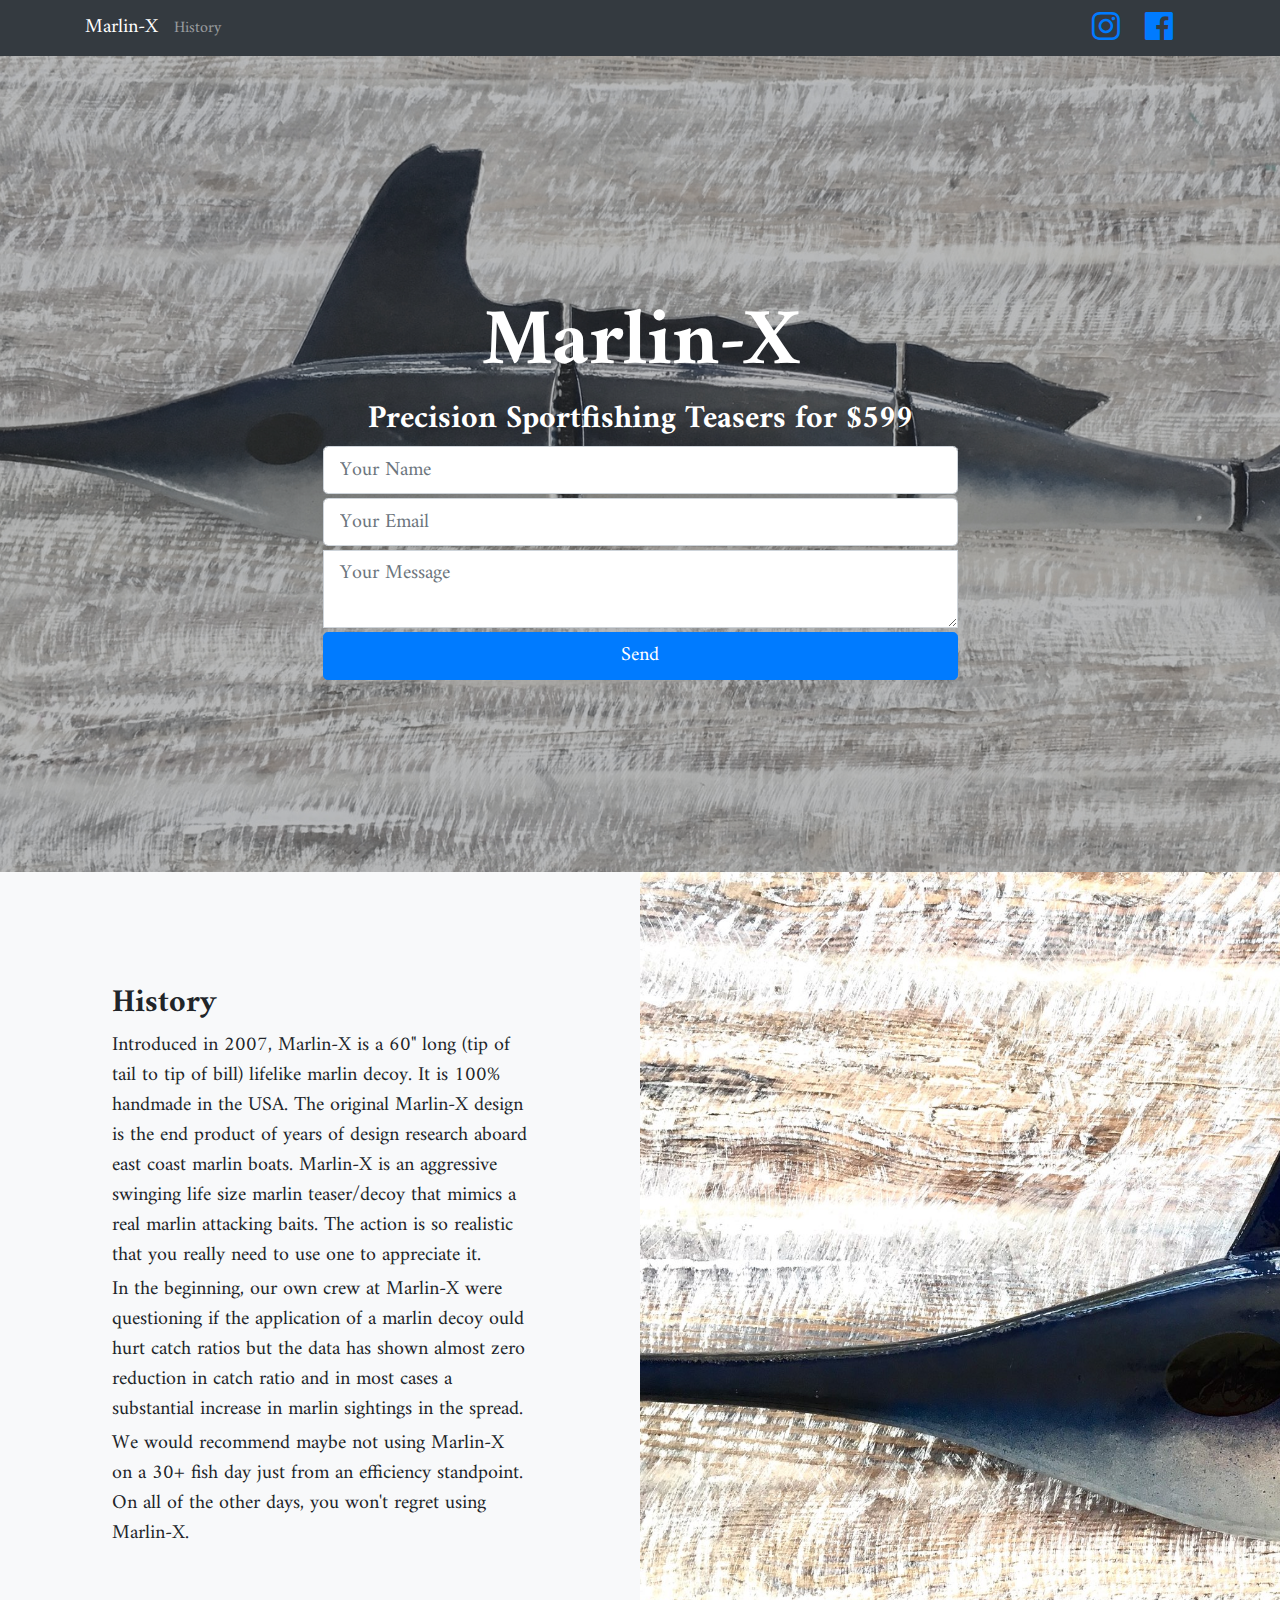
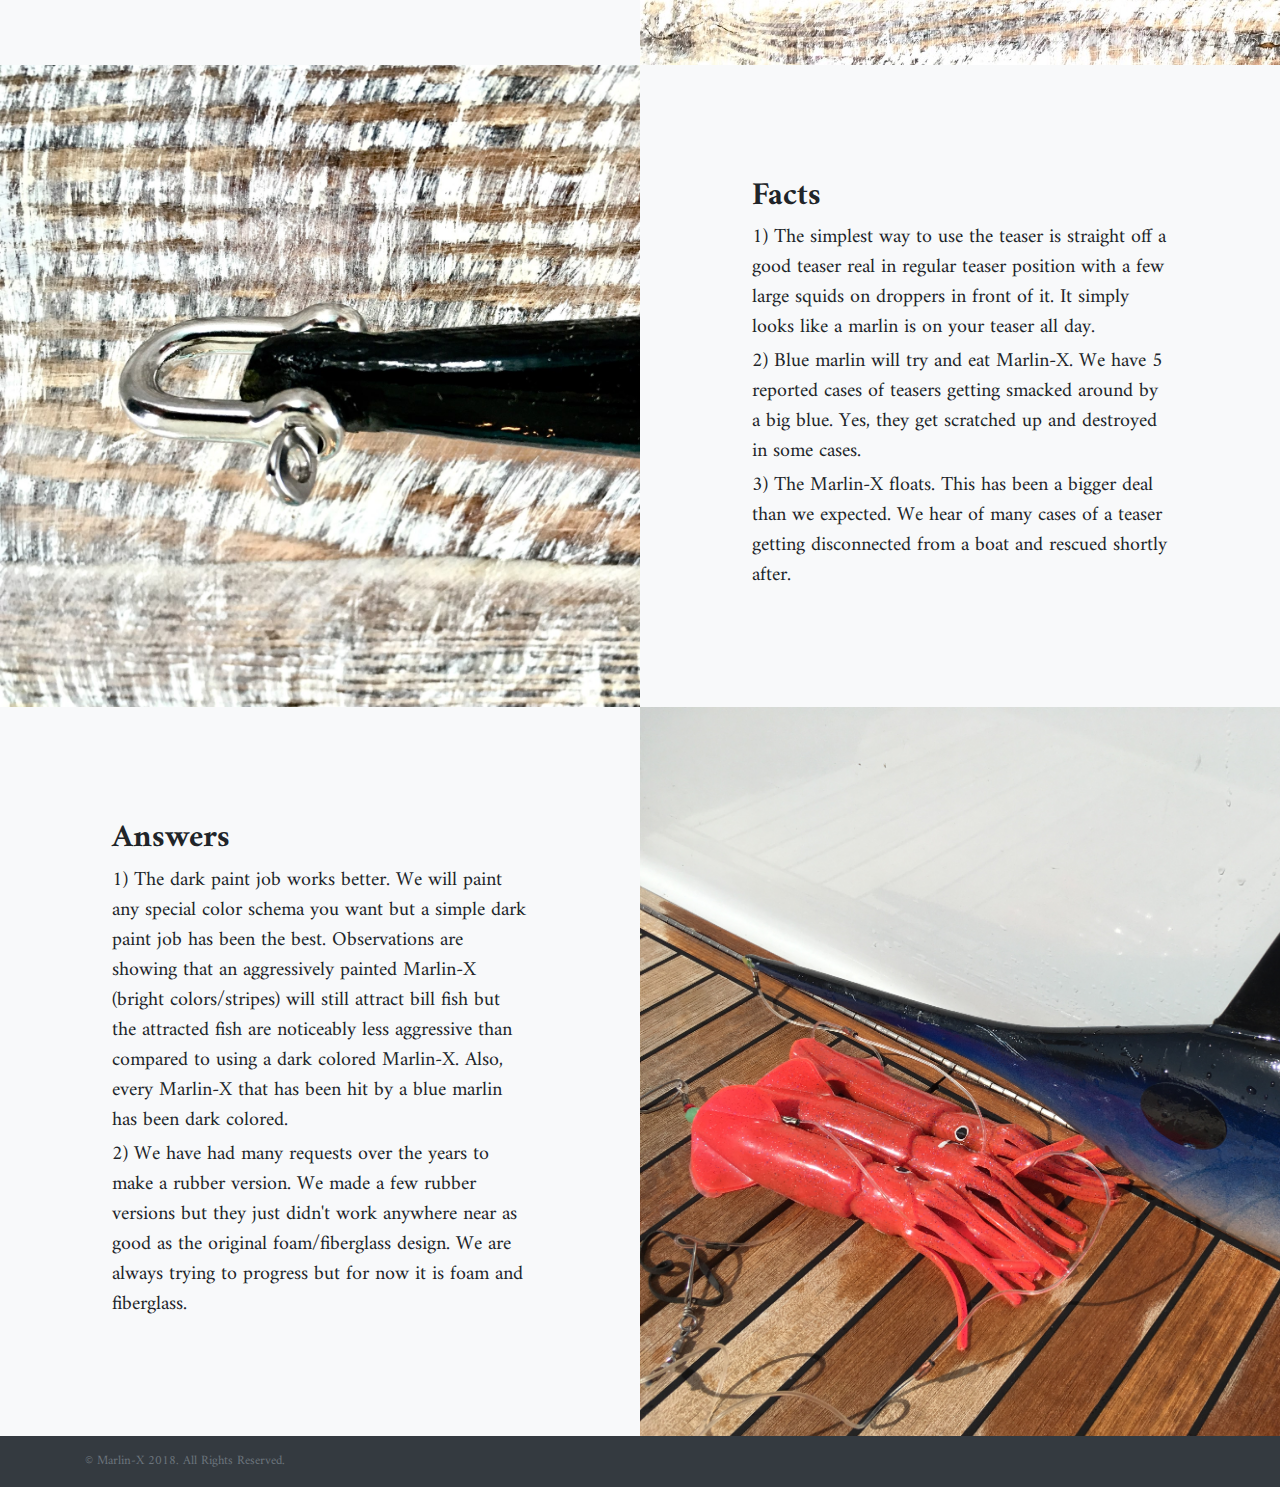
<file: index.html>
<!DOCTYPE html>
<html lang="en">

  <head>

    <meta charset="utf-8">
    <meta name="viewport" content="width=device-width, initial-scale=1, shrink-to-fit=no">
    <meta name="description" content="Introduced in 2007, Marlin-X is a 60 inches long (tip of tail to tip of bill) lifelike marlin decoy. It is 100% handmade in the USA.">
    <meta name="author" content="KJW3, LLC">

    <title>Marlin-X: Precision Sportfishing Teasers</title>

    <!-- Bootstrap core CSS -->
    <link href="vendor/bootstrap/css/bootstrap.min.css" rel="stylesheet">

    <!-- Custom fonts for this template -->
    <link href="vendor/fontawesome-free/css/all.min.css" rel="stylesheet">
    <link href="vendor/simple-line-icons/css/simple-line-icons.css" rel="stylesheet" type="text/css">
    <link href="https://fonts.googleapis.com/css?family=Amiri:700" rel="stylesheet">

    <!-- Custom styles for this template -->
    <link href="css/landing-page.min.css" rel="stylesheet">

  </head>

  <body class="bg-dark">

    <!-- Navigation -->
    <nav class="navbar navbar-dark bg-dark static-top">
      <div class="container">
        <a class="navbar-brand" href="https://www.marlin-x.com/">Marlin-X</a>
        <ul class="navbar-nav mr-auto">
          <li class="nav-item">
            <a class="nav-link" href="#history">History</a>
          </li>
        </ul>
        <ul class="list-inline mb-0">
          <li class="list-inline-item">
            <a href="https://www.instagram.com/marlindecoy/">
              <i class="fab fa-instagram fa-2x fa-fw"></i>
            </a>
          </li>
          <li class="list-inline-item mr-3">
            <a href="https://www.facebook.com/marlinxcom/">
              <i class="fab fa-facebook fa-2x fa-fw"></i>
            </a>
          </li>
        </ul>
      </div>
    </nav>

    <!-- Masthead -->
    <header class="masthead text-white text-center" style="height:100%;margin:auto;">
      <div class="overlay"></div>
      <div class="container">
        <div class="row">
          <div class="col-xl-9 mx-auto">
            <h1 class="mt-5" style="font-size:60pt;">Marlin-X</h1>
            <h2>Precision Sportfishing Teasers for $599</h2>
          </div>
          <div class="col-md-10 col-lg-8 col-xl-7 mx-auto">
            <form action="https://formspree.io/marlindecoy@gmail.com" method="post">
              <input type="hidden" name="_subject" id="_subject" value="Marlin-X Contact Form">
              <input type="hidden" name="_next" value="https://www.marlin-x.com/thanks.html" />
              <div class="form-row">
                <div class="col-12 col-md-12 mb-1 mb-md-1">
                  <input name="name" type="text" class="form-control form-control-lg" placeholder="Your Name">
                </div>
              </div>
              <div class="form-row">
                <div class="col-12 col-md-12 mb-1 mb-md-1">
                  <input name="_replyto" id="email" type="email" class="form-control form-control-lg" placeholder="Your Email">
                </div>
              </div>
              <div class="form-row">
                <div class="col-12 col-md-12 mb-1 mb-md-1">
                  <textarea name="message" id="textarea" class="form-control form-control-lg rounded-0" rows="2" placeholder="Your Message"></textarea>
                </div>
              </div>
              <div class="form-row">
                <div class="col-12 col-md-12">
                  <button type="submit" class="btn btn-block btn-lg btn-primary float-right">Send</button>
                </div>
              </div>
            </form>
          </div>
        </div>
      </div>
    </header>


    <!-- Image Showcases -->
    <a name="history"></a>
    <section class="showcase bg-light">
      <div class="container-fluid p-0">
        <div class="row no-gutters">

          <div class="col-lg-6 order-lg-2 text-white showcase-img" style="background-image: url('img/fish1.jpg');"></div>
          <div class="col-lg-6 order-lg-1 my-auto showcase-text bg-light">
            <h2>History</h2>
            <p class="lead mb-1">Introduced in 2007, Marlin-X is a 60" long (tip of tail to tip of bill) lifelike marlin decoy. It is 100% handmade in the USA. The original Marlin-X design is the end product of years of design research aboard east coast marlin boats. Marlin-X is an aggressive swinging life size marlin teaser/decoy that mimics a real marlin attacking baits. The action is so realistic that you really need to use one to appreciate it.</p>
            <p class="lead mb-1">In the beginning, our own crew at Marlin-X were questioning if the application of a marlin decoy ould hurt catch ratios but the data has shown almost zero reduction in catch ratio and in most cases a substantial increase in marlin sightings in the spread.</p>
            <p class="lead mb-1">We would recommend maybe not using Marlin-X on a 30+ fish day just from an efficiency standpoint. On all of the other days, you won't regret using Marlin-X.</p>
          </div>
        </div>
        <div class="row no-gutters">
          <div class="col-lg-6 text-white showcase-img" style="background-image: url('img/hookup.jpg');"></div>
          <div class="col-lg-6 my-auto showcase-text">
            <h2>Facts</h2>
            <p class="lead mb-1">1) The simplest way to use the teaser is straight off a good teaser real in regular teaser position with a few large squids on droppers in front of it. It simply looks like a marlin is on your teaser all day.</p>
            <p class="lead mb-1">2) Blue marlin will try and eat Marlin-X. We have 5 reported cases of teasers getting smacked around by a big blue. Yes, they get scratched up and destroyed in some cases.</p>
            <p class="lead mb-1">3) The Marlin-X floats. This has been a bigger deal than we expected. We hear of many cases of a teaser getting disconnected from a boat and rescued shortly after.</p>
          </div>
        </div>
        <div class="row no-gutters">
          <div class="col-lg-6 order-lg-2 text-white showcase-img" style="background-image: url('img/fish-with-bait.jpg');"></div>
          <div class="col-lg-6 order-lg-1 my-auto showcase-text">
            <h2>Answers</h2>
            <p class="lead mb-1">1) The dark paint job works better. We will paint any special color schema you want but a simple dark paint job has been the best. Observations are showing that an aggressively painted Marlin-X (bright colors/stripes) will still attract bill fish but the attracted fish are noticeably less aggressive than compared to using a dark colored Marlin-X. Also, every Marlin-X that has been hit by a blue marlin has been dark colored.</p>
            <p class="lead mb-1">2) We have had many requests over the years to make a rubber version. We made a few rubber versions but they just didn't work anywhere near as good as the original foam/fiberglass design. We are always trying to progress but for now it is foam and fiberglass.</p>
          </div>
        </div>
      </div>
    </section>

    <!-- Footer -->
    <footer class="footer bg-dark">
      <div class="container">
        <div class="row">
          <div class="col-lg-6 h-40 text-center text-lg-left my-auto">
            <p class="text-muted small mb-0 mb-lg-0">&copy; Marlin-X 2018. All Rights Reserved.</p>
          </div>
        </div>
      </div>
    </footer>

    <!-- Bootstrap core JavaScript -->
    <script src="vendor/jquery/jquery.min.js"></script>
    <script src="vendor/bootstrap/js/bootstrap.bundle.min.js"></script>
    <script>
    $(document).ready(function() {
      var $sub = $("#_subject");
      $("#email").on("input", function() {
        $sub.val("Marlin-X Contact Form (" + $(this).val() + ")");
      });
    });
    </script>

  </body>

</html>
</file>
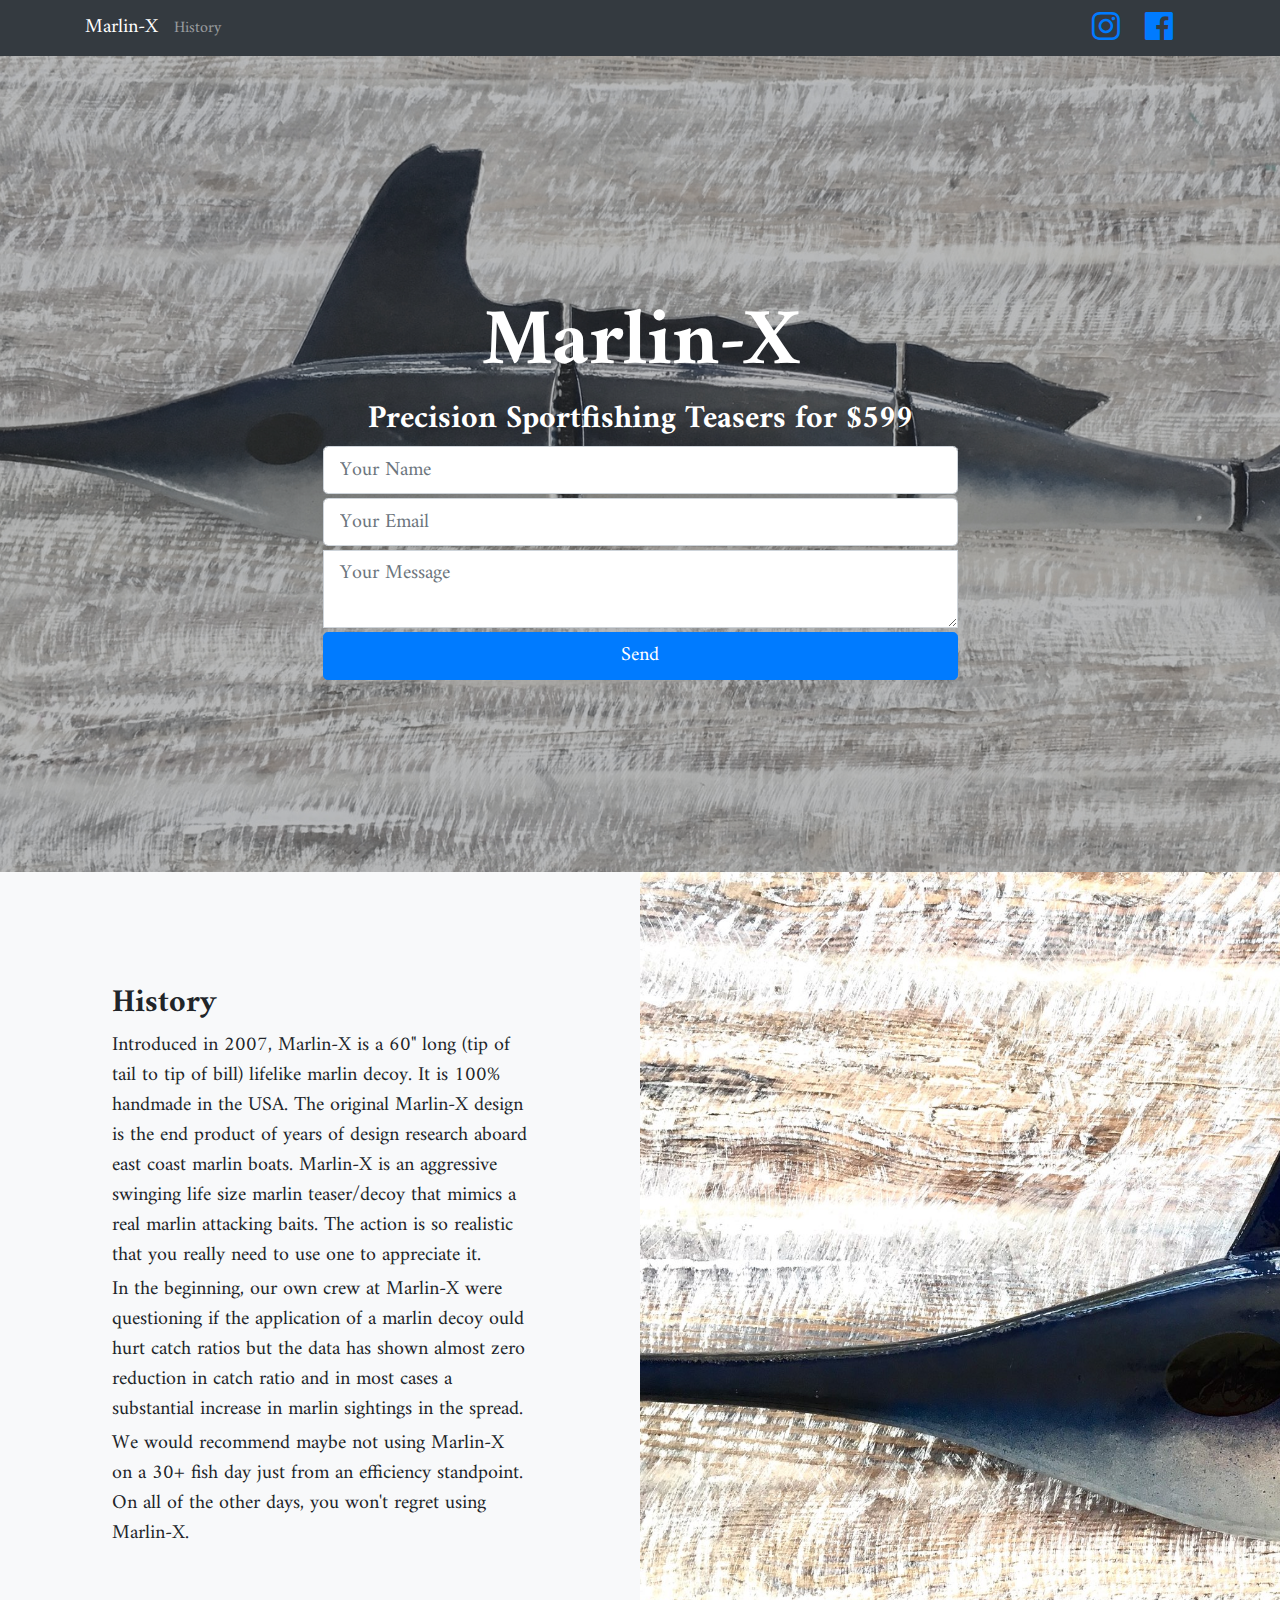
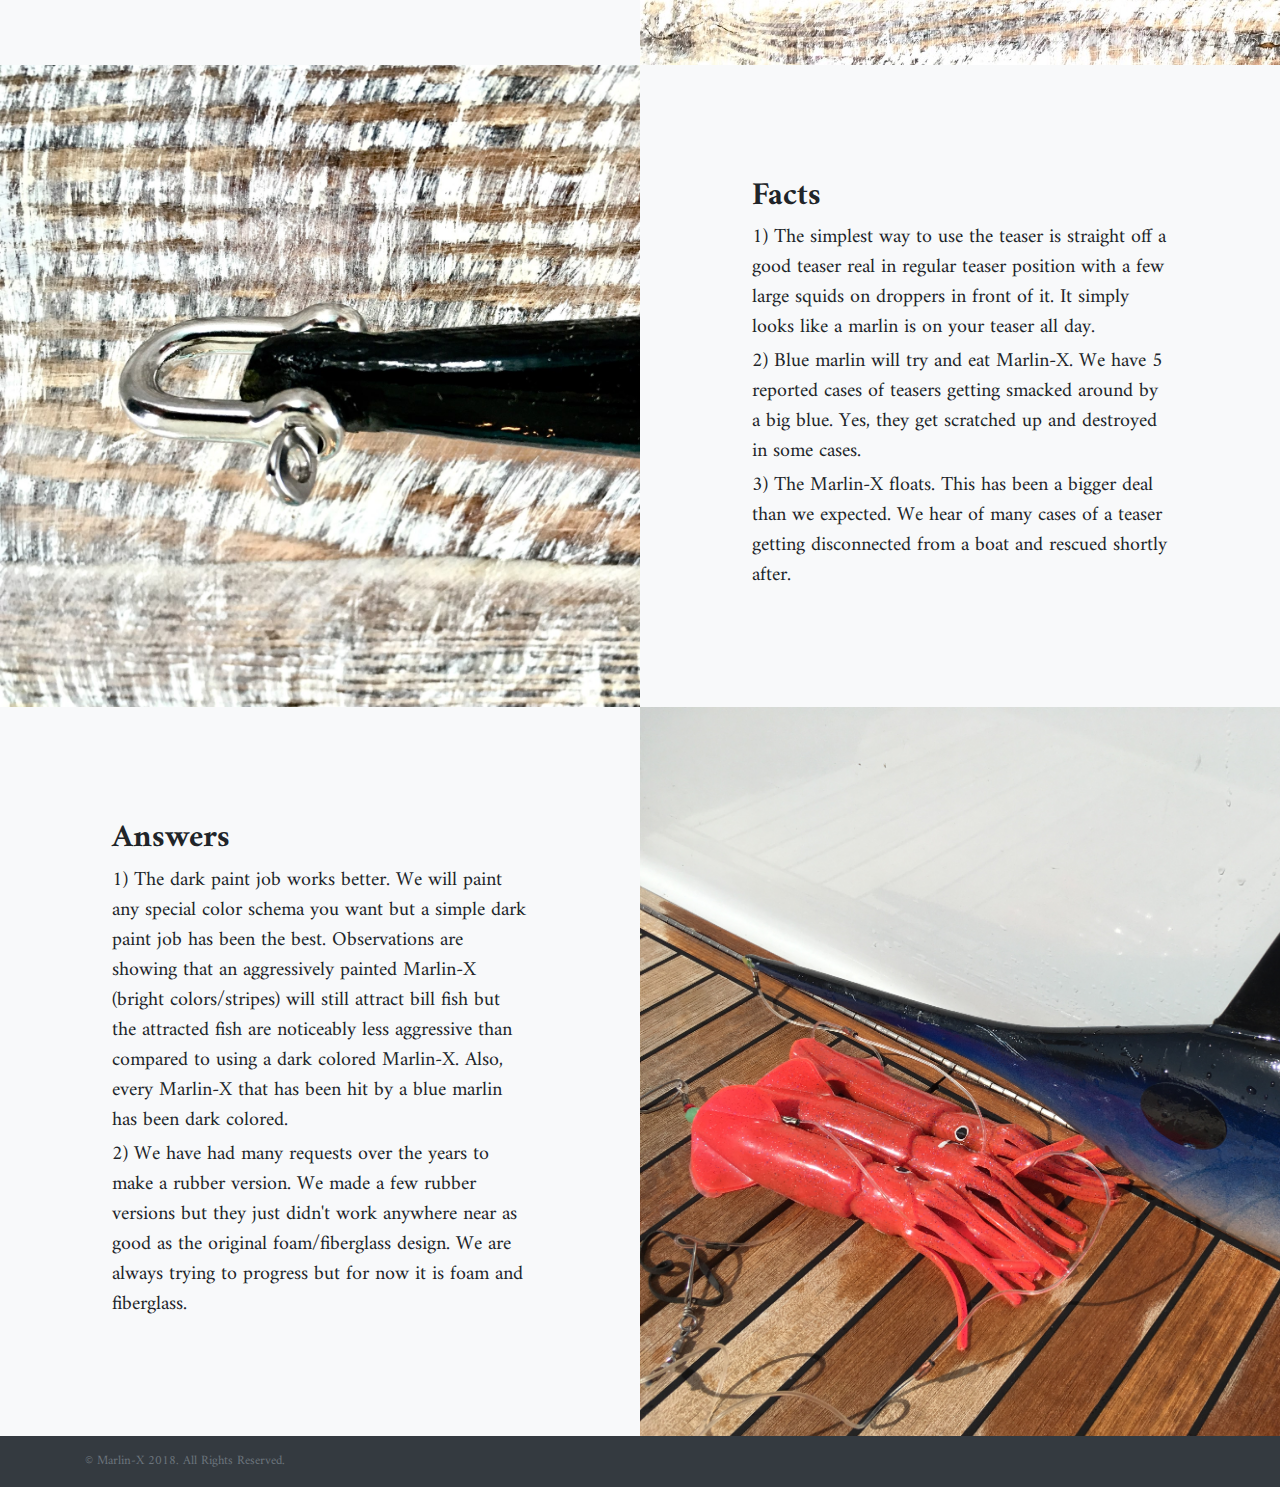
<file: about.html>
<!DOCTYPE html>
<html lang="en">

  <head>

    <meta charset="utf-8">
    <meta name="viewport" content="width=device-width, initial-scale=1, shrink-to-fit=no">
    <meta name="description" content="Marlin-X: Precision Sportfishing Teasers">
    <meta name="author" content="KJW3, LLC">

    <title>Marlin-X: Precision Sportfishing Teasers</title>

    <!-- Bootstrap core CSS -->
    <link href="vendor/bootstrap/css/bootstrap.min.css" rel="stylesheet">

    <!-- Custom fonts for this template -->
    <link href="vendor/fontawesome-free/css/all.min.css" rel="stylesheet">
    <link href="vendor/simple-line-icons/css/simple-line-icons.css" rel="stylesheet" type="text/css">
    <link href="https://fonts.googleapis.com/css?family=Amiri:700" rel="stylesheet">

    <!-- Custom styles for this template -->
    <link href="css/landing-page.min.css" rel="stylesheet">

  </head>

  <body class="bg-dark">

    <!-- Navigation -->
    <nav class="navbar navbar-dark bg-dark static-top">
      <div class="container">
        <a class="navbar-brand" href="https://www.marlin-x.com/">Marlin-X</a>
        <ul class="navbar-nav mr-auto">
          <li class="nav-item">
            <a class="nav-link" href="#history">History</a>
          </li>
        </ul>
        <ul class="list-inline mb-0">
          <li class="list-inline-item">
            <a href="https://www.instagram.com/marlindecoy/">
              <i class="fab fa-instagram fa-2x fa-fw"></i>
            </a>
          </li>
          <li class="list-inline-item mr-3">
            <a href="https://www.facebook.com/marlinxcom/">
              <i class="fab fa-facebook fa-2x fa-fw"></i>
            </a>
          </li>
        </ul>
      </div>
    </nav>

    <!-- Masthead -->
    <header class="masthead text-white text-center" style="height:100%;margin:auto;">
      <div class="overlay"></div>
      <div class="container">
        <div class="row">
          <div class="col-xl-9 mx-auto">
            <h1 class="mt-5" style="font-size:60pt;">Marlin-X</h1>
            <h2>Precision Sportfishing Teasers for $599</h2>
          </div>
          <div class="col-md-10 col-lg-8 col-xl-7 mx-auto">
            <form action="https://formspree.io/marlindecoy@gmail.com" method="post">
              <input type="hidden" name="_subject" id="_subject" value="Marlin-X Contact Form">
              <input type="hidden" name="_next" value="https://www.marlin-x.com/thanks.html" />
              <div class="form-row">
                <div class="col-12 col-md-12 mb-1 mb-md-1">
                  <input name="name" type="text" class="form-control form-control-lg" placeholder="Your Name">
                </div>
              </div>
              <div class="form-row">
                <div class="col-12 col-md-12 mb-1 mb-md-1">
                  <input name="_replyto" id="email" type="email" class="form-control form-control-lg" placeholder="Your Email">
                </div>
              </div>
              <div class="form-row">
                <div class="col-12 col-md-12 mb-1 mb-md-1">
                  <textarea name="message" id="textarea" class="form-control form-control-lg rounded-0" rows="2" placeholder="Your Message"></textarea>
                </div>
              </div>
              <div class="form-row">
                <div class="col-12 col-md-12">
                  <button type="submit" class="btn btn-block btn-lg btn-primary float-right">Send</button>
                </div>
              </div>
            </form>
          </div>
        </div>
      </div>
    </header>


    <!-- Image Showcases -->
    <a name="history"></a>
    <section class="showcase bg-light">
      <div class="container-fluid p-0">
        <div class="row no-gutters">

          <div class="col-lg-6 order-lg-2 text-white showcase-img" style="background-image: url('img/fish1.jpg');"></div>
          <div class="col-lg-6 order-lg-1 my-auto showcase-text bg-light">
            <h2>History</h2>
            <p class="lead mb-1">Introduced in 2007, Marlin-X is a 60" long (tip of tail to tip of bill) lifelike marlin decoy. It is 100% handmade in the USA. The original Marlin-X design is the end product of years of design research aboard east coast marlin boats. Marlin-X is an aggressive swinging life size marlin teaser/decoy that mimics a real marlin attacking baits. The action is so realistic that you really need to use one to appreciate it.</p>
            <p class="lead mb-1">In the beginning, our own crew at Marlin-X were questioning if the application of a marlin decoy ould hurt catch ratios but the data has shown almost zero reduction in catch ratio and in most cases a substantial increase in marlin sightings in the spread.</p>
            <p class="lead mb-1">We would recommend maybe not using Marlin-X on a 30+ fish day just from an efficiency standpoint. On all of the other days, you won't regret using Marlin-X.</p>
          </div>
        </div>
        <div class="row no-gutters">
          <div class="col-lg-6 text-white showcase-img" style="background-image: url('img/hookup.jpg');"></div>
          <div class="col-lg-6 my-auto showcase-text">
            <h2>Facts</h2>
            <p class="lead mb-1">1) The simplest way to use the teaser is straight off a good teaser real in regular teaser position with a few large squids on droppers in front of it. It simply looks like a marlin is on your teaser all day.</p>
            <p class="lead mb-1">2) Blue marlin will try and eat Marlin-X. We have 5 reported cases of teasers getting smacked around by a big blue. Yes, they get scratched up and destroyed in some cases.</p>
            <p class="lead mb-1">3) The Marlin-X floats. This has been a bigger deal than we expected. We hear of many cases of a teaser getting disconnected from a boat and rescued shortly after.</p>
          </div>
        </div>
        <div class="row no-gutters">
          <div class="col-lg-6 order-lg-2 text-white showcase-img" style="background-image: url('img/fish-with-bait.jpg');"></div>
          <div class="col-lg-6 order-lg-1 my-auto showcase-text">
            <h2>Answers</h2>
            <p class="lead mb-1">1) The dark paint job works better. We will paint any special color schema you want but a simple dark paint job has been the best. Observations are showing that an aggressively painted Marlin-X (bright colors/stripes) will still attract bill fish but the attracted fish are noticeably less aggressive than compared to using a dark colored Marlin-X. Also, every Marlin-X that has been hit by a blue marlin has been dark colored.</p>
            <p class="lead mb-1">2) We have had many requests over the years to make a rubber version. We made a few rubber versions but they just didn't work anywhere near as good as the original foam/fiberglass design. We are always trying to progress but for now it is foam and fiberglass.</p>
          </div>
        </div>
      </div>
    </section>

    <!-- Footer -->
    <footer class="footer bg-dark">
      <div class="container">
        <div class="row">
          <div class="col-lg-6 h-40 text-center text-lg-left my-auto">
            <p class="text-muted small mb-0 mb-lg-0">&copy; Marlin-X 2018. All Rights Reserved.</p>
          </div>
        </div>
      </div>
    </footer>

    <!-- Bootstrap core JavaScript -->
    <script src="vendor/jquery/jquery.min.js"></script>
    <script src="vendor/bootstrap/js/bootstrap.bundle.min.js"></script>
    <script>
    $(document).ready(function() {
      var $sub = $("#_subject");
      $("#email").on("input", function() {
        $sub.val("Marlin-X Contact Form (" + $(this).val() + ")");
      });
    });
    </script>

  </body>

</html>
</file>
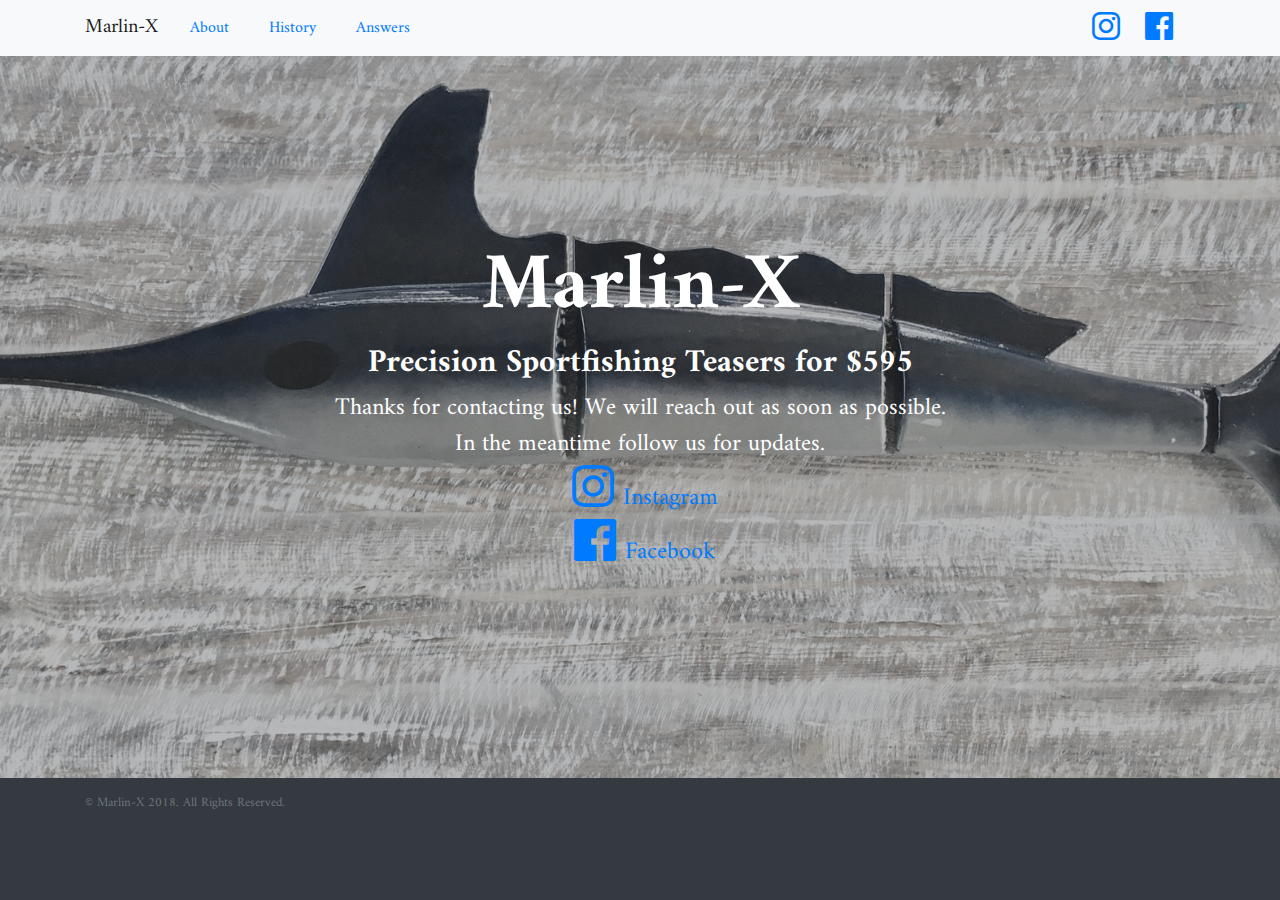
<file: thanks.html>
<!DOCTYPE html>
<html lang="en">

  <head>

    <!-- Global site tag (gtag.js) - Google Analytics -->
    <script async src="https://www.googletagmanager.com/gtag/js?id=UA-131563581-1"></script>
    <script>
      window.dataLayer = window.dataLayer || [];
      function gtag(){dataLayer.push(arguments);}
      gtag('js', new Date());

      gtag('config', 'UA-131563581-1');
    </script>
    
    <meta charset="utf-8">
    <meta name="viewport" content="width=device-width, initial-scale=1, shrink-to-fit=no">
    <meta name="description" content="Introduced in 2007, Marlin-X is a 60 inches long (tip of tail to tip of bill) lifelike marlin decoy. It is 100% handmade in the USA.">
    <meta name="author" content="KJW3, LLC">

    <title>Marlin-X: Precision Sportfishing Teasers</title>

    <!-- Bootstrap core CSS -->
    <link href="vendor/bootstrap/css/bootstrap.min.css" rel="stylesheet">

    <!-- Custom fonts for this template -->
    <link href="vendor/fontawesome-free/css/all.min.css" rel="stylesheet">
    <link href="vendor/simple-line-icons/css/simple-line-icons.css" rel="stylesheet" type="text/css">
    <link href="https://fonts.googleapis.com/css?family=Amiri:700" rel="stylesheet">

    <!-- Custom styles for this template -->
    <link href="css/landing-page.min.css" rel="stylesheet">

  </head>

  <body class="bg-dark">

    <!-- Navigation -->
    <nav class="navbar navbar-expand-sm navbar-light bg-light fixed-top">
      <div class="container">
        <a class="navbar-brand" href="https://www.marlin-x.com/">Marlin-X</a>
        <button class="navbar-toggler" type="button" data-toggle="collapse" data-target="#collapsibleNavbar">
          <span class="navbar-toggler-icon"></span>
        </button>

        <div class="collapse navbar-collapse" id="collapsibleNavbar">
          <ul class="nav mr-auto list-inline">
            <li class="nav-item list-inline-item">
              <a class="nav-link" href="./#about">About</a>
            </li>
            <li class="nav-item list-inline-item">
              <a class="nav-link" href="./#history">History</a>
            </li>
            <li class="nav-item list-inline-item">
              <a class="nav-link" href="./#answers">Answers</a>
            </li>
          </ul>

          <ul class="list-inline mb-0">
            <li class="list-inline-item">
              <a href="https://www.instagram.com/marlindecoy/">
                <i class="fab fa-instagram fa-2x fa-fw"></i>
              </a>
            </li>
            <li class="list-inline-item mr-3">
              <a href="https://www.facebook.com/marlinxcom/">
                <i class="fab fa-facebook fa-2x fa-fw"></i>
              </a>
            </li>
          </ul>
        </div>
      </div>
    </nav>

    <!-- Masthead -->
    <header class="masthead text-white text-center" style="height:100%;margin:auto;">
      <div class="overlay"></div>
      <div class="container">
        <div class="row">
          <div class="col-xl-9 mx-auto">
            <h1 class="mt-5" style="font-size:60pt;">Marlin-X</h1>
            <h2>Precision Sportfishing Teasers for $595</h2>
          </div>
          <div class="col-md-10 col-lg-8 col-xl-7 mx-auto" style="font-size:18pt;">
            <p>
              Thanks for contacting us! We will reach out as soon as possible.
              In the meantime follow us for updates.<br />
              <a href="https://www.instagram.com/marlindecoy/"><i class="fab fa-instagram fa-2x fa-fw"></i>Instagram</a><br />
              <a href="https://www.facebook.com/marlinxcom/"><i class="fab fa-facebook fa-2x fa-fw"></i>Facebook</a>
            </p>
          </div>
        </div>
      </div>
    </header>

    <!-- Footer -->
    <footer class="footer bg-dark">
      <div class="container">
        <div class="row">
          <div class="col-lg-6 h-10 text-center text-lg-left my-auto">
            <p class="text-muted small mb-0 mb-lg-0">&copy; Marlin-X 2018. All Rights Reserved.</p>
          </div>
        </div>
      </div>
    </footer>

    <!-- Bootstrap core JavaScript -->
    <script src="vendor/jquery/jquery.min.js"></script>
    <script src="vendor/bootstrap/js/bootstrap.bundle.min.js"></script>

  </body>

</html>
</file>
<file: vendor/simple-line-icons/css/simple-line-icons.css>
@font-face {
  font-family: 'simple-line-icons';
  src: url('../fonts/Simple-Line-Icons.eot?v=2.4.0');
  src: url('../fonts/Simple-Line-Icons.eot?v=2.4.0#iefix') format('embedded-opentype'), url('../fonts/Simple-Line-Icons.woff2?v=2.4.0') format('woff2'), url('../fonts/Simple-Line-Icons.ttf?v=2.4.0') format('truetype'), url('../fonts/Simple-Line-Icons.woff?v=2.4.0') format('woff'), url('../fonts/Simple-Line-Icons.svg?v=2.4.0#simple-line-icons') format('svg');
  font-weight: normal;
  font-style: normal;
}
/*
 Use the following CSS code if you want to have a class per icon.
 Instead of a list of all class selectors, you can use the generic [class*="icon-"] selector, but it's slower:
*/
.icon-user,
.icon-people,
.icon-user-female,
.icon-user-follow,
.icon-user-following,
.icon-user-unfollow,
.icon-login,
.icon-logout,
.icon-emotsmile,
.icon-phone,
.icon-call-end,
.icon-call-in,
.icon-call-out,
.icon-map,
.icon-location-pin,
.icon-direction,
.icon-directions,
.icon-compass,
.icon-layers,
.icon-menu,
.icon-list,
.icon-options-vertical,
.icon-options,
.icon-arrow-down,
.icon-arrow-left,
.icon-arrow-right,
.icon-arrow-up,
.icon-arrow-up-circle,
.icon-arrow-left-circle,
.icon-arrow-right-circle,
.icon-arrow-down-circle,
.icon-check,
.icon-clock,
.icon-plus,
.icon-minus,
.icon-close,
.icon-event,
.icon-exclamation,
.icon-organization,
.icon-trophy,
.icon-screen-smartphone,
.icon-screen-desktop,
.icon-plane,
.icon-notebook,
.icon-mustache,
.icon-mouse,
.icon-magnet,
.icon-energy,
.icon-disc,
.icon-cursor,
.icon-cursor-move,
.icon-crop,
.icon-chemistry,
.icon-speedometer,
.icon-shield,
.icon-screen-tablet,
.icon-magic-wand,
.icon-hourglass,
.icon-graduation,
.icon-ghost,
.icon-game-controller,
.icon-fire,
.icon-eyeglass,
.icon-envelope-open,
.icon-envelope-letter,
.icon-bell,
.icon-badge,
.icon-anchor,
.icon-wallet,
.icon-vector,
.icon-speech,
.icon-puzzle,
.icon-printer,
.icon-present,
.icon-playlist,
.icon-pin,
.icon-picture,
.icon-handbag,
.icon-globe-alt,
.icon-globe,
.icon-folder-alt,
.icon-folder,
.icon-film,
.icon-feed,
.icon-drop,
.icon-drawer,
.icon-docs,
.icon-doc,
.icon-diamond,
.icon-cup,
.icon-calculator,
.icon-bubbles,
.icon-briefcase,
.icon-book-open,
.icon-basket-loaded,
.icon-basket,
.icon-bag,
.icon-action-undo,
.icon-action-redo,
.icon-wrench,
.icon-umbrella,
.icon-trash,
.icon-tag,
.icon-support,
.icon-frame,
.icon-size-fullscreen,
.icon-size-actual,
.icon-shuffle,
.icon-share-alt,
.icon-share,
.icon-rocket,
.icon-question,
.icon-pie-chart,
.icon-pencil,
.icon-note,
.icon-loop,
.icon-home,
.icon-grid,
.icon-graph,
.icon-microphone,
.icon-music-tone-alt,
.icon-music-tone,
.icon-earphones-alt,
.icon-earphones,
.icon-equalizer,
.icon-like,
.icon-dislike,
.icon-control-start,
.icon-control-rewind,
.icon-control-play,
.icon-control-pause,
.icon-control-forward,
.icon-control-end,
.icon-volume-1,
.icon-volume-2,
.icon-volume-off,
.icon-calendar,
.icon-bulb,
.icon-chart,
.icon-ban,
.icon-bubble,
.icon-camrecorder,
.icon-camera,
.icon-cloud-download,
.icon-cloud-upload,
.icon-envelope,
.icon-eye,
.icon-flag,
.icon-heart,
.icon-info,
.icon-key,
.icon-link,
.icon-lock,
.icon-lock-open,
.icon-magnifier,
.icon-magnifier-add,
.icon-magnifier-remove,
.icon-paper-clip,
.icon-paper-plane,
.icon-power,
.icon-refresh,
.icon-reload,
.icon-settings,
.icon-star,
.icon-symbol-female,
.icon-symbol-male,
.icon-target,
.icon-credit-card,
.icon-paypal,
.icon-social-tumblr,
.icon-social-twitter,
.icon-social-facebook,
.icon-social-instagram,
.icon-social-linkedin,
.icon-social-pinterest,
.icon-social-github,
.icon-social-google,
.icon-social-reddit,
.icon-social-skype,
.icon-social-dribbble,
.icon-social-behance,
.icon-social-foursqare,
.icon-social-soundcloud,
.icon-social-spotify,
.icon-social-stumbleupon,
.icon-social-youtube,
.icon-social-dropbox,
.icon-social-vkontakte,
.icon-social-steam {
  font-family: 'simple-line-icons';
  speak: none;
  font-style: normal;
  font-weight: normal;
  font-variant: normal;
  text-transform: none;
  line-height: 1;
  /* Better Font Rendering =========== */
  -webkit-font-smoothing: antialiased;
  -moz-osx-font-smoothing: grayscale;
}
.icon-user:before {
  content: "\e005";
}
.icon-people:before {
  content: "\e001";
}
.icon-user-female:before {
  content: "\e000";
}
.icon-user-follow:before {
  content: "\e002";
}
.icon-user-following:before {
  content: "\e003";
}
.icon-user-unfollow:before {
  content: "\e004";
}
.icon-login:before {
  content: "\e066";
}
.icon-logout:before {
  content: "\e065";
}
.icon-emotsmile:before {
  content: "\e021";
}
.icon-phone:before {
  content: "\e600";
}
.icon-call-end:before {
  content: "\e048";
}
.icon-call-in:before {
  content: "\e047";
}
.icon-call-out:before {
  content: "\e046";
}
.icon-map:before {
  content: "\e033";
}
.icon-location-pin:before {
  content: "\e096";
}
.icon-direction:before {
  content: "\e042";
}
.icon-directions:before {
  content: "\e041";
}
.icon-compass:before {
  content: "\e045";
}
.icon-layers:before {
  content: "\e034";
}
.icon-menu:before {
  content: "\e601";
}
.icon-list:before {
  content: "\e067";
}
.icon-options-vertical:before {
  content: "\e602";
}
.icon-options:before {
  content: "\e603";
}
.icon-arrow-down:before {
  content: "\e604";
}
.icon-arrow-left:before {
  content: "\e605";
}
.icon-arrow-right:before {
  content: "\e606";
}
.icon-arrow-up:before {
  content: "\e607";
}
.icon-arrow-up-circle:before {
  content: "\e078";
}
.icon-arrow-left-circle:before {
  content: "\e07a";
}
.icon-arrow-right-circle:before {
  content: "\e079";
}
.icon-arrow-down-circle:before {
  content: "\e07b";
}
.icon-check:before {
  content: "\e080";
}
.icon-clock:before {
  content: "\e081";
}
.icon-plus:before {
  content: "\e095";
}
.icon-minus:before {
  content: "\e615";
}
.icon-close:before {
  content: "\e082";
}
.icon-event:before {
  content: "\e619";
}
.icon-exclamation:before {
  content: "\e617";
}
.icon-organization:before {
  content: "\e616";
}
.icon-trophy:before {
  content: "\e006";
}
.icon-screen-smartphone:before {
  content: "\e010";
}
.icon-screen-desktop:before {
  content: "\e011";
}
.icon-plane:before {
  content: "\e012";
}
.icon-notebook:before {
  content: "\e013";
}
.icon-mustache:before {
  content: "\e014";
}
.icon-mouse:before {
  content: "\e015";
}
.icon-magnet:before {
  content: "\e016";
}
.icon-energy:before {
  content: "\e020";
}
.icon-disc:before {
  content: "\e022";
}
.icon-cursor:before {
  content: "\e06e";
}
.icon-cursor-move:before {
  content: "\e023";
}
.icon-crop:before {
  content: "\e024";
}
.icon-chemistry:before {
  content: "\e026";
}
.icon-speedometer:before {
  content: "\e007";
}
.icon-shield:before {
  content: "\e00e";
}
.icon-screen-tablet:before {
  content: "\e00f";
}
.icon-magic-wand:before {
  content: "\e017";
}
.icon-hourglass:before {
  content: "\e018";
}
.icon-graduation:before {
  content: "\e019";
}
.icon-ghost:before {
  content: "\e01a";
}
.icon-game-controller:before {
  content: "\e01b";
}
.icon-fire:before {
  content: "\e01c";
}
.icon-eyeglass:before {
  content: "\e01d";
}
.icon-envelope-open:before {
  content: "\e01e";
}
.icon-envelope-letter:before {
  content: "\e01f";
}
.icon-bell:before {
  content: "\e027";
}
.icon-badge:before {
  content: "\e028";
}
.icon-anchor:before {
  content: "\e029";
}
.icon-wallet:before {
  content: "\e02a";
}
.icon-vector:before {
  content: "\e02b";
}
.icon-speech:before {
  content: "\e02c";
}
.icon-puzzle:before {
  content: "\e02d";
}
.icon-printer:before {
  content: "\e02e";
}
.icon-present:before {
  content: "\e02f";
}
.icon-playlist:before {
  content: "\e030";
}
.icon-pin:before {
  content: "\e031";
}
.icon-picture:before {
  content: "\e032";
}
.icon-handbag:before {
  content: "\e035";
}
.icon-globe-alt:before {
  content: "\e036";
}
.icon-globe:before {
  content: "\e037";
}
.icon-folder-alt:before {
  content: "\e039";
}
.icon-folder:before {
  content: "\e089";
}
.icon-film:before {
  content: "\e03a";
}
.icon-feed:before {
  content: "\e03b";
}
.icon-drop:before {
  content: "\e03e";
}
.icon-drawer:before {
  content: "\e03f";
}
.icon-docs:before {
  content: "\e040";
}
.icon-doc:before {
  content: "\e085";
}
.icon-diamond:before {
  content: "\e043";
}
.icon-cup:before {
  content: "\e044";
}
.icon-calculator:before {
  content: "\e049";
}
.icon-bubbles:before {
  content: "\e04a";
}
.icon-briefcase:before {
  content: "\e04b";
}
.icon-book-open:before {
  content: "\e04c";
}
.icon-basket-loaded:before {
  content: "\e04d";
}
.icon-basket:before {
  content: "\e04e";
}
.icon-bag:before {
  content: "\e04f";
}
.icon-action-undo:before {
  content: "\e050";
}
.icon-action-redo:before {
  content: "\e051";
}
.icon-wrench:before {
  content: "\e052";
}
.icon-umbrella:before {
  content: "\e053";
}
.icon-trash:before {
  content: "\e054";
}
.icon-tag:before {
  content: "\e055";
}
.icon-support:before {
  content: "\e056";
}
.icon-frame:before {
  content: "\e038";
}
.icon-size-fullscreen:before {
  content: "\e057";
}
.icon-size-actual:before {
  content: "\e058";
}
.icon-shuffle:before {
  content: "\e059";
}
.icon-share-alt:before {
  content: "\e05a";
}
.icon-share:before {
  content: "\e05b";
}
.icon-rocket:before {
  content: "\e05c";
}
.icon-question:before {
  content: "\e05d";
}
.icon-pie-chart:before {
  content: "\e05e";
}
.icon-pencil:before {
  content: "\e05f";
}
.icon-note:before {
  content: "\e060";
}
.icon-loop:before {
  content: "\e064";
}
.icon-home:before {
  content: "\e069";
}
.icon-grid:before {
  content: "\e06a";
}
.icon-graph:before {
  content: "\e06b";
}
.icon-microphone:before {
  content: "\e063";
}
.icon-music-tone-alt:before {
  content: "\e061";
}
.icon-music-tone:before {
  content: "\e062";
}
.icon-earphones-alt:before {
  content: "\e03c";
}
.icon-earphones:before {
  content: "\e03d";
}
.icon-equalizer:before {
  content: "\e06c";
}
.icon-like:before {
  content: "\e068";
}
.icon-dislike:before {
  content: "\e06d";
}
.icon-control-start:before {
  content: "\e06f";
}
.icon-control-rewind:before {
  content: "\e070";
}
.icon-control-play:before {
  content: "\e071";
}
.icon-control-pause:before {
  content: "\e072";
}
.icon-control-forward:before {
  content: "\e073";
}
.icon-control-end:before {
  content: "\e074";
}
.icon-volume-1:before {
  content: "\e09f";
}
.icon-volume-2:before {
  content: "\e0a0";
}
.icon-volume-off:before {
  content: "\e0a1";
}
.icon-calendar:before {
  content: "\e075";
}
.icon-bulb:before {
  content: "\e076";
}
.icon-chart:before {
  content: "\e077";
}
.icon-ban:before {
  content: "\e07c";
}
.icon-bubble:before {
  content: "\e07d";
}
.icon-camrecorder:before {
  content: "\e07e";
}
.icon-camera:before {
  content: "\e07f";
}
.icon-cloud-download:before {
  content: "\e083";
}
.icon-cloud-upload:before {
  content: "\e084";
}
.icon-envelope:before {
  content: "\e086";
}
.icon-eye:before {
  content: "\e087";
}
.icon-flag:before {
  content: "\e088";
}
.icon-heart:before {
  content: "\e08a";
}
.icon-info:before {
  content: "\e08b";
}
.icon-key:before {
  content: "\e08c";
}
.icon-link:before {
  content: "\e08d";
}
.icon-lock:before {
  content: "\e08e";
}
.icon-lock-open:before {
  content: "\e08f";
}
.icon-magnifier:before {
  content: "\e090";
}
.icon-magnifier-add:before {
  content: "\e091";
}
.icon-magnifier-remove:before {
  content: "\e092";
}
.icon-paper-clip:before {
  content: "\e093";
}
.icon-paper-plane:before {
  content: "\e094";
}
.icon-power:before {
  content: "\e097";
}
.icon-refresh:before {
  content: "\e098";
}
.icon-reload:before {
  content: "\e099";
}
.icon-settings:before {
  content: "\e09a";
}
.icon-star:before {
  content: "\e09b";
}
.icon-symbol-female:before {
  content: "\e09c";
}
.icon-symbol-male:before {
  content: "\e09d";
}
.icon-target:before {
  content: "\e09e";
}
.icon-credit-card:before {
  content: "\e025";
}
.icon-paypal:before {
  content: "\e608";
}
.icon-social-tumblr:before {
  content: "\e00a";
}
.icon-social-twitter:before {
  content: "\e009";
}
.icon-social-facebook:before {
  content: "\e00b";
}
.icon-social-instagram:before {
  content: "\e609";
}
.icon-social-linkedin:before {
  content: "\e60a";
}
.icon-social-pinterest:before {
  content: "\e60b";
}
.icon-social-github:before {
  content: "\e60c";
}
.icon-social-google:before {
  content: "\e60d";
}
.icon-social-reddit:before {
  content: "\e60e";
}
.icon-social-skype:before {
  content: "\e60f";
}
.icon-social-dribbble:before {
  content: "\e00d";
}
.icon-social-behance:before {
  content: "\e610";
}
.icon-social-foursqare:before {
  content: "\e611";
}
.icon-social-soundcloud:before {
  content: "\e612";
}
.icon-social-spotify:before {
  content: "\e613";
}
.icon-social-stumbleupon:before {
  content: "\e614";
}
.icon-social-youtube:before {
  content: "\e008";
}
.icon-social-dropbox:before {
  content: "\e00c";
}
.icon-social-vkontakte:before {
  content: "\e618";
}
.icon-social-steam:before {
  content: "\e620";
}
</file>
<file: vendor/fontawesome-free/css/all.min.css>
/*!
 * Font Awesome Free 5.3.1 by @fontawesome - https://fontawesome.com
 * License - https://fontawesome.com/license/free (Icons: CC BY 4.0, Fonts: SIL OFL 1.1, Code: MIT License)
 */
.fa,.fab,.fal,.far,.fas{-moz-osx-font-smoothing:grayscale;-webkit-font-smoothing:antialiased;display:inline-block;font-style:normal;font-variant:normal;text-rendering:auto;line-height:1}.fa-lg{font-size:1.33333em;line-height:.75em;vertical-align:-.0667em}.fa-xs{font-size:.75em}.fa-sm{font-size:.875em}.fa-1x{font-size:1em}.fa-2x{font-size:2em}.fa-3x{font-size:3em}.fa-4x{font-size:4em}.fa-5x{font-size:5em}.fa-6x{font-size:6em}.fa-7x{font-size:7em}.fa-8x{font-size:8em}.fa-9x{font-size:9em}.fa-10x{font-size:10em}.fa-fw{text-align:center;width:1.25em}.fa-ul{list-style-type:none;margin-left:2.5em;padding-left:0}.fa-ul>li{position:relative}.fa-li{left:-2em;position:absolute;text-align:center;width:2em;line-height:inherit}.fa-border{border:.08em solid #eee;border-radius:.1em;padding:.2em .25em .15em}.fa-pull-left{float:left}.fa-pull-right{float:right}.fa.fa-pull-left,.fab.fa-pull-left,.fal.fa-pull-left,.far.fa-pull-left,.fas.fa-pull-left{margin-right:.3em}.fa.fa-pull-right,.fab.fa-pull-right,.fal.fa-pull-right,.far.fa-pull-right,.fas.fa-pull-right{margin-left:.3em}.fa-spin{animation:fa-spin 2s infinite linear}.fa-pulse{animation:fa-spin 1s infinite steps(8)}@keyframes fa-spin{0%{transform:rotate(0deg)}to{transform:rotate(1turn)}}.fa-rotate-90{-ms-filter:"progid:DXImageTransform.Microsoft.BasicImage(rotation=1)";transform:rotate(90deg)}.fa-rotate-180{-ms-filter:"progid:DXImageTransform.Microsoft.BasicImage(rotation=2)";transform:rotate(180deg)}.fa-rotate-270{-ms-filter:"progid:DXImageTransform.Microsoft.BasicImage(rotation=3)";transform:rotate(270deg)}.fa-flip-horizontal{-ms-filter:"progid:DXImageTransform.Microsoft.BasicImage(rotation=0, mirror=1)";transform:scaleX(-1)}.fa-flip-vertical{transform:scaleY(-1)}.fa-flip-horizontal.fa-flip-vertical,.fa-flip-vertical{-ms-filter:"progid:DXImageTransform.Microsoft.BasicImage(rotation=2, mirror=1)"}.fa-flip-horizontal.fa-flip-vertical{transform:scale(-1)}:root .fa-flip-horizontal,:root .fa-flip-vertical,:root .fa-rotate-90,:root .fa-rotate-180,:root .fa-rotate-270{-webkit-filter:none;filter:none}.fa-stack{display:inline-block;height:2em;line-height:2em;position:relative;vertical-align:middle;width:2em}.fa-stack-1x,.fa-stack-2x{left:0;position:absolute;text-align:center;width:100%}.fa-stack-1x{line-height:inherit}.fa-stack-2x{font-size:2em}.fa-inverse{color:#fff}.fa-500px:before{content:"\f26e"}.fa-accessible-icon:before{content:"\f368"}.fa-accusoft:before{content:"\f369"}.fa-ad:before{content:"\f641"}.fa-address-book:before{content:"\f2b9"}.fa-address-card:before{content:"\f2bb"}.fa-adjust:before{content:"\f042"}.fa-adn:before{content:"\f170"}.fa-adversal:before{content:"\f36a"}.fa-affiliatetheme:before{content:"\f36b"}.fa-air-freshener:before{content:"\f5d0"}.fa-algolia:before{content:"\f36c"}.fa-align-center:before{content:"\f037"}.fa-align-justify:before{content:"\f039"}.fa-align-left:before{content:"\f036"}.fa-align-right:before{content:"\f038"}.fa-alipay:before{content:"\f642"}.fa-allergies:before{content:"\f461"}.fa-amazon:before{content:"\f270"}.fa-amazon-pay:before{content:"\f42c"}.fa-ambulance:before{content:"\f0f9"}.fa-american-sign-language-interpreting:before{content:"\f2a3"}.fa-amilia:before{content:"\f36d"}.fa-anchor:before{content:"\f13d"}.fa-android:before{content:"\f17b"}.fa-angellist:before{content:"\f209"}.fa-angle-double-down:before{content:"\f103"}.fa-angle-double-left:before{content:"\f100"}.fa-angle-double-right:before{content:"\f101"}.fa-angle-double-up:before{content:"\f102"}.fa-angle-down:before{content:"\f107"}.fa-angle-left:before{content:"\f104"}.fa-angle-right:before{content:"\f105"}.fa-angle-up:before{content:"\f106"}.fa-angry:before{content:"\f556"}.fa-angrycreative:before{content:"\f36e"}.fa-angular:before{content:"\f420"}.fa-ankh:before{content:"\f644"}.fa-app-store:before{content:"\f36f"}.fa-app-store-ios:before{content:"\f370"}.fa-apper:before{content:"\f371"}.fa-apple:before{content:"\f179"}.fa-apple-alt:before{content:"\f5d1"}.fa-apple-pay:before{content:"\f415"}.fa-archive:before{content:"\f187"}.fa-archway:before{content:"\f557"}.fa-arrow-alt-circle-down:before{content:"\f358"}.fa-arrow-alt-circle-left:before{content:"\f359"}.fa-arrow-alt-circle-right:before{content:"\f35a"}.fa-arrow-alt-circle-up:before{content:"\f35b"}.fa-arrow-circle-down:before{content:"\f0ab"}.fa-arrow-circle-left:before{content:"\f0a8"}.fa-arrow-circle-right:before{content:"\f0a9"}.fa-arrow-circle-up:before{content:"\f0aa"}.fa-arrow-down:before{content:"\f063"}.fa-arrow-left:before{content:"\f060"}.fa-arrow-right:before{content:"\f061"}.fa-arrow-up:before{content:"\f062"}.fa-arrows-alt:before{content:"\f0b2"}.fa-arrows-alt-h:before{content:"\f337"}.fa-arrows-alt-v:before{content:"\f338"}.fa-assistive-listening-systems:before{content:"\f2a2"}.fa-asterisk:before{content:"\f069"}.fa-asymmetrik:before{content:"\f372"}.fa-at:before{content:"\f1fa"}.fa-atlas:before{content:"\f558"}.fa-atom:before{content:"\f5d2"}.fa-audible:before{content:"\f373"}.fa-audio-description:before{content:"\f29e"}.fa-autoprefixer:before{content:"\f41c"}.fa-avianex:before{content:"\f374"}.fa-aviato:before{content:"\f421"}.fa-award:before{content:"\f559"}.fa-aws:before{content:"\f375"}.fa-backspace:before{content:"\f55a"}.fa-backward:before{content:"\f04a"}.fa-balance-scale:before{content:"\f24e"}.fa-ban:before{content:"\f05e"}.fa-band-aid:before{content:"\f462"}.fa-bandcamp:before{content:"\f2d5"}.fa-barcode:before{content:"\f02a"}.fa-bars:before{content:"\f0c9"}.fa-baseball-ball:before{content:"\f433"}.fa-basketball-ball:before{content:"\f434"}.fa-bath:before{content:"\f2cd"}.fa-battery-empty:before{content:"\f244"}.fa-battery-full:before{content:"\f240"}.fa-battery-half:before{content:"\f242"}.fa-battery-quarter:before{content:"\f243"}.fa-battery-three-quarters:before{content:"\f241"}.fa-bed:before{content:"\f236"}.fa-beer:before{content:"\f0fc"}.fa-behance:before{content:"\f1b4"}.fa-behance-square:before{content:"\f1b5"}.fa-bell:before{content:"\f0f3"}.fa-bell-slash:before{content:"\f1f6"}.fa-bezier-curve:before{content:"\f55b"}.fa-bible:before{content:"\f647"}.fa-bicycle:before{content:"\f206"}.fa-bimobject:before{content:"\f378"}.fa-binoculars:before{content:"\f1e5"}.fa-birthday-cake:before{content:"\f1fd"}.fa-bitbucket:before{content:"\f171"}.fa-bitcoin:before{content:"\f379"}.fa-bity:before{content:"\f37a"}.fa-black-tie:before{content:"\f27e"}.fa-blackberry:before{content:"\f37b"}.fa-blender:before{content:"\f517"}.fa-blind:before{content:"\f29d"}.fa-blogger:before{content:"\f37c"}.fa-blogger-b:before{content:"\f37d"}.fa-bluetooth:before{content:"\f293"}.fa-bluetooth-b:before{content:"\f294"}.fa-bold:before{content:"\f032"}.fa-bolt:before{content:"\f0e7"}.fa-bomb:before{content:"\f1e2"}.fa-bone:before{content:"\f5d7"}.fa-bong:before{content:"\f55c"}.fa-book:before{content:"\f02d"}.fa-book-open:before{content:"\f518"}.fa-book-reader:before{content:"\f5da"}.fa-bookmark:before{content:"\f02e"}.fa-bowling-ball:before{content:"\f436"}.fa-box:before{content:"\f466"}.fa-box-open:before{content:"\f49e"}.fa-boxes:before{content:"\f468"}.fa-braille:before{content:"\f2a1"}.fa-brain:before{content:"\f5dc"}.fa-briefcase:before{content:"\f0b1"}.fa-briefcase-medical:before{content:"\f469"}.fa-broadcast-tower:before{content:"\f519"}.fa-broom:before{content:"\f51a"}.fa-brush:before{content:"\f55d"}.fa-btc:before{content:"\f15a"}.fa-bug:before{content:"\f188"}.fa-building:before{content:"\f1ad"}.fa-bullhorn:before{content:"\f0a1"}.fa-bullseye:before{content:"\f140"}.fa-burn:before{content:"\f46a"}.fa-buromobelexperte:before{content:"\f37f"}.fa-bus:before{content:"\f207"}.fa-bus-alt:before{content:"\f55e"}.fa-business-time:before{content:"\f64a"}.fa-buysellads:before{content:"\f20d"}.fa-calculator:before{content:"\f1ec"}.fa-calendar:before{content:"\f133"}.fa-calendar-alt:before{content:"\f073"}.fa-calendar-check:before{content:"\f274"}.fa-calendar-minus:before{content:"\f272"}.fa-calendar-plus:before{content:"\f271"}.fa-calendar-times:before{content:"\f273"}.fa-camera:before{content:"\f030"}.fa-camera-retro:before{content:"\f083"}.fa-cannabis:before{content:"\f55f"}.fa-capsules:before{content:"\f46b"}.fa-car:before{content:"\f1b9"}.fa-car-alt:before{content:"\f5de"}.fa-car-battery:before{content:"\f5df"}.fa-car-crash:before{content:"\f5e1"}.fa-car-side:before{content:"\f5e4"}.fa-caret-down:before{content:"\f0d7"}.fa-caret-left:before{content:"\f0d9"}.fa-caret-right:before{content:"\f0da"}.fa-caret-square-down:before{content:"\f150"}.fa-caret-square-left:before{content:"\f191"}.fa-caret-square-right:before{content:"\f152"}.fa-caret-square-up:before{content:"\f151"}.fa-caret-up:before{content:"\f0d8"}.fa-cart-arrow-down:before{content:"\f218"}.fa-cart-plus:before{content:"\f217"}.fa-cc-amazon-pay:before{content:"\f42d"}.fa-cc-amex:before{content:"\f1f3"}.fa-cc-apple-pay:before{content:"\f416"}.fa-cc-diners-club:before{content:"\f24c"}.fa-cc-discover:before{content:"\f1f2"}.fa-cc-jcb:before{content:"\f24b"}.fa-cc-mastercard:before{content:"\f1f1"}.fa-cc-paypal:before{content:"\f1f4"}.fa-cc-stripe:before{content:"\f1f5"}.fa-cc-visa:before{content:"\f1f0"}.fa-centercode:before{content:"\f380"}.fa-certificate:before{content:"\f0a3"}.fa-chalkboard:before{content:"\f51b"}.fa-chalkboard-teacher:before{content:"\f51c"}.fa-charging-station:before{content:"\f5e7"}.fa-chart-area:before{content:"\f1fe"}.fa-chart-bar:before{content:"\f080"}.fa-chart-line:before{content:"\f201"}.fa-chart-pie:before{content:"\f200"}.fa-check:before{content:"\f00c"}.fa-check-circle:before{content:"\f058"}.fa-check-double:before{content:"\f560"}.fa-check-square:before{content:"\f14a"}.fa-chess:before{content:"\f439"}.fa-chess-bishop:before{content:"\f43a"}.fa-chess-board:before{content:"\f43c"}.fa-chess-king:before{content:"\f43f"}.fa-chess-knight:before{content:"\f441"}.fa-chess-pawn:before{content:"\f443"}.fa-chess-queen:before{content:"\f445"}.fa-chess-rook:before{content:"\f447"}.fa-chevron-circle-down:before{content:"\f13a"}.fa-chevron-circle-left:before{content:"\f137"}.fa-chevron-circle-right:before{content:"\f138"}.fa-chevron-circle-up:before{content:"\f139"}.fa-chevron-down:before{content:"\f078"}.fa-chevron-left:before{content:"\f053"}.fa-chevron-right:before{content:"\f054"}.fa-chevron-up:before{content:"\f077"}.fa-child:before{content:"\f1ae"}.fa-chrome:before{content:"\f268"}.fa-church:before{content:"\f51d"}.fa-circle:before{content:"\f111"}.fa-circle-notch:before{content:"\f1ce"}.fa-city:before{content:"\f64f"}.fa-clipboard:before{content:"\f328"}.fa-clipboard-check:before{content:"\f46c"}.fa-clipboard-list:before{content:"\f46d"}.fa-clock:before{content:"\f017"}.fa-clone:before{content:"\f24d"}.fa-closed-captioning:before{content:"\f20a"}.fa-cloud:before{content:"\f0c2"}.fa-cloud-download-alt:before{content:"\f381"}.fa-cloud-upload-alt:before{content:"\f382"}.fa-cloudscale:before{content:"\f383"}.fa-cloudsmith:before{content:"\f384"}.fa-cloudversify:before{content:"\f385"}.fa-cocktail:before{content:"\f561"}.fa-code:before{content:"\f121"}.fa-code-branch:before{content:"\f126"}.fa-codepen:before{content:"\f1cb"}.fa-codiepie:before{content:"\f284"}.fa-coffee:before{content:"\f0f4"}.fa-cog:before{content:"\f013"}.fa-cogs:before{content:"\f085"}.fa-coins:before{content:"\f51e"}.fa-columns:before{content:"\f0db"}.fa-comment:before{content:"\f075"}.fa-comment-alt:before{content:"\f27a"}.fa-comment-dollar:before{content:"\f651"}.fa-comment-dots:before{content:"\f4ad"}.fa-comment-slash:before{content:"\f4b3"}.fa-comments:before{content:"\f086"}.fa-comments-dollar:before{content:"\f653"}.fa-compact-disc:before{content:"\f51f"}.fa-compass:before{content:"\f14e"}.fa-compress:before{content:"\f066"}.fa-concierge-bell:before{content:"\f562"}.fa-connectdevelop:before{content:"\f20e"}.fa-contao:before{content:"\f26d"}.fa-cookie:before{content:"\f563"}.fa-cookie-bite:before{content:"\f564"}.fa-copy:before{content:"\f0c5"}.fa-copyright:before{content:"\f1f9"}.fa-couch:before{content:"\f4b8"}.fa-cpanel:before{content:"\f388"}.fa-creative-commons:before{content:"\f25e"}.fa-creative-commons-by:before{content:"\f4e7"}.fa-creative-commons-nc:before{content:"\f4e8"}.fa-creative-commons-nc-eu:before{content:"\f4e9"}.fa-creative-commons-nc-jp:before{content:"\f4ea"}.fa-creative-commons-nd:before{content:"\f4eb"}.fa-creative-commons-pd:before{content:"\f4ec"}.fa-creative-commons-pd-alt:before{content:"\f4ed"}.fa-creative-commons-remix:before{content:"\f4ee"}.fa-creative-commons-sa:before{content:"\f4ef"}.fa-creative-commons-sampling:before{content:"\f4f0"}.fa-creative-commons-sampling-plus:before{content:"\f4f1"}.fa-creative-commons-share:before{content:"\f4f2"}.fa-credit-card:before{content:"\f09d"}.fa-crop:before{content:"\f125"}.fa-crop-alt:before{content:"\f565"}.fa-cross:before{content:"\f654"}.fa-crosshairs:before{content:"\f05b"}.fa-crow:before{content:"\f520"}.fa-crown:before{content:"\f521"}.fa-css3:before{content:"\f13c"}.fa-css3-alt:before{content:"\f38b"}.fa-cube:before{content:"\f1b2"}.fa-cubes:before{content:"\f1b3"}.fa-cut:before{content:"\f0c4"}.fa-cuttlefish:before{content:"\f38c"}.fa-d-and-d:before{content:"\f38d"}.fa-dashcube:before{content:"\f210"}.fa-database:before{content:"\f1c0"}.fa-deaf:before{content:"\f2a4"}.fa-delicious:before{content:"\f1a5"}.fa-deploydog:before{content:"\f38e"}.fa-deskpro:before{content:"\f38f"}.fa-desktop:before{content:"\f108"}.fa-deviantart:before{content:"\f1bd"}.fa-dharmachakra:before{content:"\f655"}.fa-diagnoses:before{content:"\f470"}.fa-dice:before{content:"\f522"}.fa-dice-five:before{content:"\f523"}.fa-dice-four:before{content:"\f524"}.fa-dice-one:before{content:"\f525"}.fa-dice-six:before{content:"\f526"}.fa-dice-three:before{content:"\f527"}.fa-dice-two:before{content:"\f528"}.fa-digg:before{content:"\f1a6"}.fa-digital-ocean:before{content:"\f391"}.fa-digital-tachograph:before{content:"\f566"}.fa-directions:before{content:"\f5eb"}.fa-discord:before{content:"\f392"}.fa-discourse:before{content:"\f393"}.fa-divide:before{content:"\f529"}.fa-dizzy:before{content:"\f567"}.fa-dna:before{content:"\f471"}.fa-dochub:before{content:"\f394"}.fa-docker:before{content:"\f395"}.fa-dollar-sign:before{content:"\f155"}.fa-dolly:before{content:"\f472"}.fa-dolly-flatbed:before{content:"\f474"}.fa-donate:before{content:"\f4b9"}.fa-door-closed:before{content:"\f52a"}.fa-door-open:before{content:"\f52b"}.fa-dot-circle:before{content:"\f192"}.fa-dove:before{content:"\f4ba"}.fa-download:before{content:"\f019"}.fa-draft2digital:before{content:"\f396"}.fa-drafting-compass:before{content:"\f568"}.fa-draw-polygon:before{content:"\f5ee"}.fa-dribbble:before{content:"\f17d"}.fa-dribbble-square:before{content:"\f397"}.fa-dropbox:before{content:"\f16b"}.fa-drum:before{content:"\f569"}.fa-drum-steelpan:before{content:"\f56a"}.fa-drupal:before{content:"\f1a9"}.fa-dumbbell:before{content:"\f44b"}.fa-dyalog:before{content:"\f399"}.fa-earlybirds:before{content:"\f39a"}.fa-ebay:before{content:"\f4f4"}.fa-edge:before{content:"\f282"}.fa-edit:before{content:"\f044"}.fa-eject:before{content:"\f052"}.fa-elementor:before{content:"\f430"}.fa-ellipsis-h:before{content:"\f141"}.fa-ellipsis-v:before{content:"\f142"}.fa-ello:before{content:"\f5f1"}.fa-ember:before{content:"\f423"}.fa-empire:before{content:"\f1d1"}.fa-envelope:before{content:"\f0e0"}.fa-envelope-open:before{content:"\f2b6"}.fa-envelope-open-text:before{content:"\f658"}.fa-envelope-square:before{content:"\f199"}.fa-envira:before{content:"\f299"}.fa-equals:before{content:"\f52c"}.fa-eraser:before{content:"\f12d"}.fa-erlang:before{content:"\f39d"}.fa-ethereum:before{content:"\f42e"}.fa-etsy:before{content:"\f2d7"}.fa-euro-sign:before{content:"\f153"}.fa-exchange-alt:before{content:"\f362"}.fa-exclamation:before{content:"\f12a"}.fa-exclamation-circle:before{content:"\f06a"}.fa-exclamation-triangle:before{content:"\f071"}.fa-expand:before{content:"\f065"}.fa-expand-arrows-alt:before{content:"\f31e"}.fa-expeditedssl:before{content:"\f23e"}.fa-external-link-alt:before{content:"\f35d"}.fa-external-link-square-alt:before{content:"\f360"}.fa-eye:before{content:"\f06e"}.fa-eye-dropper:before{content:"\f1fb"}.fa-eye-slash:before{content:"\f070"}.fa-facebook:before{content:"\f09a"}.fa-facebook-f:before{content:"\f39e"}.fa-facebook-messenger:before{content:"\f39f"}.fa-facebook-square:before{content:"\f082"}.fa-fast-backward:before{content:"\f049"}.fa-fast-forward:before{content:"\f050"}.fa-fax:before{content:"\f1ac"}.fa-feather:before{content:"\f52d"}.fa-feather-alt:before{content:"\f56b"}.fa-female:before{content:"\f182"}.fa-fighter-jet:before{content:"\f0fb"}.fa-file:before{content:"\f15b"}.fa-file-alt:before{content:"\f15c"}.fa-file-archive:before{content:"\f1c6"}.fa-file-audio:before{content:"\f1c7"}.fa-file-code:before{content:"\f1c9"}.fa-file-contract:before{content:"\f56c"}.fa-file-download:before{content:"\f56d"}.fa-file-excel:before{content:"\f1c3"}.fa-file-export:before{content:"\f56e"}.fa-file-image:before{content:"\f1c5"}.fa-file-import:before{content:"\f56f"}.fa-file-invoice:before{content:"\f570"}.fa-file-invoice-dollar:before{content:"\f571"}.fa-file-medical:before{content:"\f477"}.fa-file-medical-alt:before{content:"\f478"}.fa-file-pdf:before{content:"\f1c1"}.fa-file-powerpoint:before{content:"\f1c4"}.fa-file-prescription:before{content:"\f572"}.fa-file-signature:before{content:"\f573"}.fa-file-upload:before{content:"\f574"}.fa-file-video:before{content:"\f1c8"}.fa-file-word:before{content:"\f1c2"}.fa-fill:before{content:"\f575"}.fa-fill-drip:before{content:"\f576"}.fa-film:before{content:"\f008"}.fa-filter:before{content:"\f0b0"}.fa-fingerprint:before{content:"\f577"}.fa-fire:before{content:"\f06d"}.fa-fire-extinguisher:before{content:"\f134"}.fa-firefox:before{content:"\f269"}.fa-first-aid:before{content:"\f479"}.fa-first-order:before{content:"\f2b0"}.fa-first-order-alt:before{content:"\f50a"}.fa-firstdraft:before{content:"\f3a1"}.fa-fish:before{content:"\f578"}.fa-flag:before{content:"\f024"}.fa-flag-checkered:before{content:"\f11e"}.fa-flask:before{content:"\f0c3"}.fa-flickr:before{content:"\f16e"}.fa-flipboard:before{content:"\f44d"}.fa-flushed:before{content:"\f579"}.fa-fly:before{content:"\f417"}.fa-folder:before{content:"\f07b"}.fa-folder-minus:before{content:"\f65d"}.fa-folder-open:before{content:"\f07c"}.fa-folder-plus:before{content:"\f65e"}.fa-font:before{content:"\f031"}.fa-font-awesome:before{content:"\f2b4"}.fa-font-awesome-alt:before{content:"\f35c"}.fa-font-awesome-flag:before{content:"\f425"}.fa-font-awesome-logo-full:before{content:"\f4e6"}.fa-fonticons:before{content:"\f280"}.fa-fonticons-fi:before{content:"\f3a2"}.fa-football-ball:before{content:"\f44e"}.fa-fort-awesome:before{content:"\f286"}.fa-fort-awesome-alt:before{content:"\f3a3"}.fa-forumbee:before{content:"\f211"}.fa-forward:before{content:"\f04e"}.fa-foursquare:before{content:"\f180"}.fa-free-code-camp:before{content:"\f2c5"}.fa-freebsd:before{content:"\f3a4"}.fa-frog:before{content:"\f52e"}.fa-frown:before{content:"\f119"}.fa-frown-open:before{content:"\f57a"}.fa-fulcrum:before{content:"\f50b"}.fa-funnel-dollar:before{content:"\f662"}.fa-futbol:before{content:"\f1e3"}.fa-galactic-republic:before{content:"\f50c"}.fa-galactic-senate:before{content:"\f50d"}.fa-gamepad:before{content:"\f11b"}.fa-gas-pump:before{content:"\f52f"}.fa-gavel:before{content:"\f0e3"}.fa-gem:before{content:"\f3a5"}.fa-genderless:before{content:"\f22d"}.fa-get-pocket:before{content:"\f265"}.fa-gg:before{content:"\f260"}.fa-gg-circle:before{content:"\f261"}.fa-gift:before{content:"\f06b"}.fa-git:before{content:"\f1d3"}.fa-git-square:before{content:"\f1d2"}.fa-github:before{content:"\f09b"}.fa-github-alt:before{content:"\f113"}.fa-github-square:before{content:"\f092"}.fa-gitkraken:before{content:"\f3a6"}.fa-gitlab:before{content:"\f296"}.fa-gitter:before{content:"\f426"}.fa-glass-martini:before{content:"\f000"}.fa-glass-martini-alt:before{content:"\f57b"}.fa-glasses:before{content:"\f530"}.fa-glide:before{content:"\f2a5"}.fa-glide-g:before{content:"\f2a6"}.fa-globe:before{content:"\f0ac"}.fa-globe-africa:before{content:"\f57c"}.fa-globe-americas:before{content:"\f57d"}.fa-globe-asia:before{content:"\f57e"}.fa-gofore:before{content:"\f3a7"}.fa-golf-ball:before{content:"\f450"}.fa-goodreads:before{content:"\f3a8"}.fa-goodreads-g:before{content:"\f3a9"}.fa-google:before{content:"\f1a0"}.fa-google-drive:before{content:"\f3aa"}.fa-google-play:before{content:"\f3ab"}.fa-google-plus:before{content:"\f2b3"}.fa-google-plus-g:before{content:"\f0d5"}.fa-google-plus-square:before{content:"\f0d4"}.fa-google-wallet:before{content:"\f1ee"}.fa-gopuram:before{content:"\f664"}.fa-graduation-cap:before{content:"\f19d"}.fa-gratipay:before{content:"\f184"}.fa-grav:before{content:"\f2d6"}.fa-greater-than:before{content:"\f531"}.fa-greater-than-equal:before{content:"\f532"}.fa-grimace:before{content:"\f57f"}.fa-grin:before{content:"\f580"}.fa-grin-alt:before{content:"\f581"}.fa-grin-beam:before{content:"\f582"}.fa-grin-beam-sweat:before{content:"\f583"}.fa-grin-hearts:before{content:"\f584"}.fa-grin-squint:before{content:"\f585"}.fa-grin-squint-tears:before{content:"\f586"}.fa-grin-stars:before{content:"\f587"}.fa-grin-tears:before{content:"\f588"}.fa-grin-tongue:before{content:"\f589"}.fa-grin-tongue-squint:before{content:"\f58a"}.fa-grin-tongue-wink:before{content:"\f58b"}.fa-grin-wink:before{content:"\f58c"}.fa-grip-horizontal:before{content:"\f58d"}.fa-grip-vertical:before{content:"\f58e"}.fa-gripfire:before{content:"\f3ac"}.fa-grunt:before{content:"\f3ad"}.fa-gulp:before{content:"\f3ae"}.fa-h-square:before{content:"\f0fd"}.fa-hacker-news:before{content:"\f1d4"}.fa-hacker-news-square:before{content:"\f3af"}.fa-hackerrank:before{content:"\f5f7"}.fa-hamsa:before{content:"\f665"}.fa-hand-holding:before{content:"\f4bd"}.fa-hand-holding-heart:before{content:"\f4be"}.fa-hand-holding-usd:before{content:"\f4c0"}.fa-hand-lizard:before{content:"\f258"}.fa-hand-paper:before{content:"\f256"}.fa-hand-peace:before{content:"\f25b"}.fa-hand-point-down:before{content:"\f0a7"}.fa-hand-point-left:before{content:"\f0a5"}.fa-hand-point-right:before{content:"\f0a4"}.fa-hand-point-up:before{content:"\f0a6"}.fa-hand-pointer:before{content:"\f25a"}.fa-hand-rock:before{content:"\f255"}.fa-hand-scissors:before{content:"\f257"}.fa-hand-spock:before{content:"\f259"}.fa-hands:before{content:"\f4c2"}.fa-hands-helping:before{content:"\f4c4"}.fa-handshake:before{content:"\f2b5"}.fa-hashtag:before{content:"\f292"}.fa-haykal:before{content:"\f666"}.fa-hdd:before{content:"\f0a0"}.fa-heading:before{content:"\f1dc"}.fa-headphones:before{content:"\f025"}.fa-headphones-alt:before{content:"\f58f"}.fa-headset:before{content:"\f590"}.fa-heart:before{content:"\f004"}.fa-heartbeat:before{content:"\f21e"}.fa-helicopter:before{content:"\f533"}.fa-highlighter:before{content:"\f591"}.fa-hips:before{content:"\f452"}.fa-hire-a-helper:before{content:"\f3b0"}.fa-history:before{content:"\f1da"}.fa-hockey-puck:before{content:"\f453"}.fa-home:before{content:"\f015"}.fa-hooli:before{content:"\f427"}.fa-hornbill:before{content:"\f592"}.fa-hospital:before{content:"\f0f8"}.fa-hospital-alt:before{content:"\f47d"}.fa-hospital-symbol:before{content:"\f47e"}.fa-hot-tub:before{content:"\f593"}.fa-hotel:before{content:"\f594"}.fa-hotjar:before{content:"\f3b1"}.fa-hourglass:before{content:"\f254"}.fa-hourglass-end:before{content:"\f253"}.fa-hourglass-half:before{content:"\f252"}.fa-hourglass-start:before{content:"\f251"}.fa-houzz:before{content:"\f27c"}.fa-html5:before{content:"\f13b"}.fa-hubspot:before{content:"\f3b2"}.fa-i-cursor:before{content:"\f246"}.fa-id-badge:before{content:"\f2c1"}.fa-id-card:before{content:"\f2c2"}.fa-id-card-alt:before{content:"\f47f"}.fa-image:before{content:"\f03e"}.fa-images:before{content:"\f302"}.fa-imdb:before{content:"\f2d8"}.fa-inbox:before{content:"\f01c"}.fa-indent:before{content:"\f03c"}.fa-industry:before{content:"\f275"}.fa-infinity:before{content:"\f534"}.fa-info:before{content:"\f129"}.fa-info-circle:before{content:"\f05a"}.fa-instagram:before{content:"\f16d"}.fa-internet-explorer:before{content:"\f26b"}.fa-ioxhost:before{content:"\f208"}.fa-italic:before{content:"\f033"}.fa-itunes:before{content:"\f3b4"}.fa-itunes-note:before{content:"\f3b5"}.fa-java:before{content:"\f4e4"}.fa-jedi:before{content:"\f669"}.fa-jedi-order:before{content:"\f50e"}.fa-jenkins:before{content:"\f3b6"}.fa-joget:before{content:"\f3b7"}.fa-joint:before{content:"\f595"}.fa-joomla:before{content:"\f1aa"}.fa-journal-whills:before{content:"\f66a"}.fa-js:before{content:"\f3b8"}.fa-js-square:before{content:"\f3b9"}.fa-jsfiddle:before{content:"\f1cc"}.fa-kaaba:before{content:"\f66b"}.fa-kaggle:before{content:"\f5fa"}.fa-key:before{content:"\f084"}.fa-keybase:before{content:"\f4f5"}.fa-keyboard:before{content:"\f11c"}.fa-keycdn:before{content:"\f3ba"}.fa-khanda:before{content:"\f66d"}.fa-kickstarter:before{content:"\f3bb"}.fa-kickstarter-k:before{content:"\f3bc"}.fa-kiss:before{content:"\f596"}.fa-kiss-beam:before{content:"\f597"}.fa-kiss-wink-heart:before{content:"\f598"}.fa-kiwi-bird:before{content:"\f535"}.fa-korvue:before{content:"\f42f"}.fa-landmark:before{content:"\f66f"}.fa-language:before{content:"\f1ab"}.fa-laptop:before{content:"\f109"}.fa-laptop-code:before{content:"\f5fc"}.fa-laravel:before{content:"\f3bd"}.fa-lastfm:before{content:"\f202"}.fa-lastfm-square:before{content:"\f203"}.fa-laugh:before{content:"\f599"}.fa-laugh-beam:before{content:"\f59a"}.fa-laugh-squint:before{content:"\f59b"}.fa-laugh-wink:before{content:"\f59c"}.fa-layer-group:before{content:"\f5fd"}.fa-leaf:before{content:"\f06c"}.fa-leanpub:before{content:"\f212"}.fa-lemon:before{content:"\f094"}.fa-less:before{content:"\f41d"}.fa-less-than:before{content:"\f536"}.fa-less-than-equal:before{content:"\f537"}.fa-level-down-alt:before{content:"\f3be"}.fa-level-up-alt:before{content:"\f3bf"}.fa-life-ring:before{content:"\f1cd"}.fa-lightbulb:before{content:"\f0eb"}.fa-line:before{content:"\f3c0"}.fa-link:before{content:"\f0c1"}.fa-linkedin:before{content:"\f08c"}.fa-linkedin-in:before{content:"\f0e1"}.fa-linode:before{content:"\f2b8"}.fa-linux:before{content:"\f17c"}.fa-lira-sign:before{content:"\f195"}.fa-list:before{content:"\f03a"}.fa-list-alt:before{content:"\f022"}.fa-list-ol:before{content:"\f0cb"}.fa-list-ul:before{content:"\f0ca"}.fa-location-arrow:before{content:"\f124"}.fa-lock:before{content:"\f023"}.fa-lock-open:before{content:"\f3c1"}.fa-long-arrow-alt-down:before{content:"\f309"}.fa-long-arrow-alt-left:before{content:"\f30a"}.fa-long-arrow-alt-right:before{content:"\f30b"}.fa-long-arrow-alt-up:before{content:"\f30c"}.fa-low-vision:before{content:"\f2a8"}.fa-luggage-cart:before{content:"\f59d"}.fa-lyft:before{content:"\f3c3"}.fa-magento:before{content:"\f3c4"}.fa-magic:before{content:"\f0d0"}.fa-magnet:before{content:"\f076"}.fa-mail-bulk:before{content:"\f674"}.fa-mailchimp:before{content:"\f59e"}.fa-male:before{content:"\f183"}.fa-mandalorian:before{content:"\f50f"}.fa-map:before{content:"\f279"}.fa-map-marked:before{content:"\f59f"}.fa-map-marked-alt:before{content:"\f5a0"}.fa-map-marker:before{content:"\f041"}.fa-map-marker-alt:before{content:"\f3c5"}.fa-map-pin:before{content:"\f276"}.fa-map-signs:before{content:"\f277"}.fa-markdown:before{content:"\f60f"}.fa-marker:before{content:"\f5a1"}.fa-mars:before{content:"\f222"}.fa-mars-double:before{content:"\f227"}.fa-mars-stroke:before{content:"\f229"}.fa-mars-stroke-h:before{content:"\f22b"}.fa-mars-stroke-v:before{content:"\f22a"}.fa-mastodon:before{content:"\f4f6"}.fa-maxcdn:before{content:"\f136"}.fa-medal:before{content:"\f5a2"}.fa-medapps:before{content:"\f3c6"}.fa-medium:before{content:"\f23a"}.fa-medium-m:before{content:"\f3c7"}.fa-medkit:before{content:"\f0fa"}.fa-medrt:before{content:"\f3c8"}.fa-meetup:before{content:"\f2e0"}.fa-megaport:before{content:"\f5a3"}.fa-meh:before{content:"\f11a"}.fa-meh-blank:before{content:"\f5a4"}.fa-meh-rolling-eyes:before{content:"\f5a5"}.fa-memory:before{content:"\f538"}.fa-menorah:before{content:"\f676"}.fa-mercury:before{content:"\f223"}.fa-microchip:before{content:"\f2db"}.fa-microphone:before{content:"\f130"}.fa-microphone-alt:before{content:"\f3c9"}.fa-microphone-alt-slash:before{content:"\f539"}.fa-microphone-slash:before{content:"\f131"}.fa-microscope:before{content:"\f610"}.fa-microsoft:before{content:"\f3ca"}.fa-minus:before{content:"\f068"}.fa-minus-circle:before{content:"\f056"}.fa-minus-square:before{content:"\f146"}.fa-mix:before{content:"\f3cb"}.fa-mixcloud:before{content:"\f289"}.fa-mizuni:before{content:"\f3cc"}.fa-mobile:before{content:"\f10b"}.fa-mobile-alt:before{content:"\f3cd"}.fa-modx:before{content:"\f285"}.fa-monero:before{content:"\f3d0"}.fa-money-bill:before{content:"\f0d6"}.fa-money-bill-alt:before{content:"\f3d1"}.fa-money-bill-wave:before{content:"\f53a"}.fa-money-bill-wave-alt:before{content:"\f53b"}.fa-money-check:before{content:"\f53c"}.fa-money-check-alt:before{content:"\f53d"}.fa-monument:before{content:"\f5a6"}.fa-moon:before{content:"\f186"}.fa-mortar-pestle:before{content:"\f5a7"}.fa-mosque:before{content:"\f678"}.fa-motorcycle:before{content:"\f21c"}.fa-mouse-pointer:before{content:"\f245"}.fa-music:before{content:"\f001"}.fa-napster:before{content:"\f3d2"}.fa-neos:before{content:"\f612"}.fa-neuter:before{content:"\f22c"}.fa-newspaper:before{content:"\f1ea"}.fa-nimblr:before{content:"\f5a8"}.fa-nintendo-switch:before{content:"\f418"}.fa-node:before{content:"\f419"}.fa-node-js:before{content:"\f3d3"}.fa-not-equal:before{content:"\f53e"}.fa-notes-medical:before{content:"\f481"}.fa-npm:before{content:"\f3d4"}.fa-ns8:before{content:"\f3d5"}.fa-nutritionix:before{content:"\f3d6"}.fa-object-group:before{content:"\f247"}.fa-object-ungroup:before{content:"\f248"}.fa-odnoklassniki:before{content:"\f263"}.fa-odnoklassniki-square:before{content:"\f264"}.fa-oil-can:before{content:"\f613"}.fa-old-republic:before{content:"\f510"}.fa-om:before{content:"\f679"}.fa-opencart:before{content:"\f23d"}.fa-openid:before{content:"\f19b"}.fa-opera:before{content:"\f26a"}.fa-optin-monster:before{content:"\f23c"}.fa-osi:before{content:"\f41a"}.fa-outdent:before{content:"\f03b"}.fa-page4:before{content:"\f3d7"}.fa-pagelines:before{content:"\f18c"}.fa-paint-brush:before{content:"\f1fc"}.fa-paint-roller:before{content:"\f5aa"}.fa-palette:before{content:"\f53f"}.fa-palfed:before{content:"\f3d8"}.fa-pallet:before{content:"\f482"}.fa-paper-plane:before{content:"\f1d8"}.fa-paperclip:before{content:"\f0c6"}.fa-parachute-box:before{content:"\f4cd"}.fa-paragraph:before{content:"\f1dd"}.fa-parking:before{content:"\f540"}.fa-passport:before{content:"\f5ab"}.fa-pastafarianism:before{content:"\f67b"}.fa-paste:before{content:"\f0ea"}.fa-patreon:before{content:"\f3d9"}.fa-pause:before{content:"\f04c"}.fa-pause-circle:before{content:"\f28b"}.fa-paw:before{content:"\f1b0"}.fa-paypal:before{content:"\f1ed"}.fa-peace:before{content:"\f67c"}.fa-pen:before{content:"\f304"}.fa-pen-alt:before{content:"\f305"}.fa-pen-fancy:before{content:"\f5ac"}.fa-pen-nib:before{content:"\f5ad"}.fa-pen-square:before{content:"\f14b"}.fa-pencil-alt:before{content:"\f303"}.fa-pencil-ruler:before{content:"\f5ae"}.fa-people-carry:before{content:"\f4ce"}.fa-percent:before{content:"\f295"}.fa-percentage:before{content:"\f541"}.fa-periscope:before{content:"\f3da"}.fa-phabricator:before{content:"\f3db"}.fa-phoenix-framework:before{content:"\f3dc"}.fa-phoenix-squadron:before{content:"\f511"}.fa-phone:before{content:"\f095"}.fa-phone-slash:before{content:"\f3dd"}.fa-phone-square:before{content:"\f098"}.fa-phone-volume:before{content:"\f2a0"}.fa-php:before{content:"\f457"}.fa-pied-piper:before{content:"\f2ae"}.fa-pied-piper-alt:before{content:"\f1a8"}.fa-pied-piper-hat:before{content:"\f4e5"}.fa-pied-piper-pp:before{content:"\f1a7"}.fa-piggy-bank:before{content:"\f4d3"}.fa-pills:before{content:"\f484"}.fa-pinterest:before{content:"\f0d2"}.fa-pinterest-p:before{content:"\f231"}.fa-pinterest-square:before{content:"\f0d3"}.fa-place-of-worship:before{content:"\f67f"}.fa-plane:before{content:"\f072"}.fa-plane-arrival:before{content:"\f5af"}.fa-plane-departure:before{content:"\f5b0"}.fa-play:before{content:"\f04b"}.fa-play-circle:before{content:"\f144"}.fa-playstation:before{content:"\f3df"}.fa-plug:before{content:"\f1e6"}.fa-plus:before{content:"\f067"}.fa-plus-circle:before{content:"\f055"}.fa-plus-square:before{content:"\f0fe"}.fa-podcast:before{content:"\f2ce"}.fa-poll:before{content:"\f681"}.fa-poll-h:before{content:"\f682"}.fa-poo:before{content:"\f2fe"}.fa-poop:before{content:"\f619"}.fa-portrait:before{content:"\f3e0"}.fa-pound-sign:before{content:"\f154"}.fa-power-off:before{content:"\f011"}.fa-pray:before{content:"\f683"}.fa-praying-hands:before{content:"\f684"}.fa-prescription:before{content:"\f5b1"}.fa-prescription-bottle:before{content:"\f485"}.fa-prescription-bottle-alt:before{content:"\f486"}.fa-print:before{content:"\f02f"}.fa-procedures:before{content:"\f487"}.fa-product-hunt:before{content:"\f288"}.fa-project-diagram:before{content:"\f542"}.fa-pushed:before{content:"\f3e1"}.fa-puzzle-piece:before{content:"\f12e"}.fa-python:before{content:"\f3e2"}.fa-qq:before{content:"\f1d6"}.fa-qrcode:before{content:"\f029"}.fa-question:before{content:"\f128"}.fa-question-circle:before{content:"\f059"}.fa-quidditch:before{content:"\f458"}.fa-quinscape:before{content:"\f459"}.fa-quora:before{content:"\f2c4"}.fa-quote-left:before{content:"\f10d"}.fa-quote-right:before{content:"\f10e"}.fa-quran:before{content:"\f687"}.fa-r-project:before{content:"\f4f7"}.fa-random:before{content:"\f074"}.fa-ravelry:before{content:"\f2d9"}.fa-react:before{content:"\f41b"}.fa-readme:before{content:"\f4d5"}.fa-rebel:before{content:"\f1d0"}.fa-receipt:before{content:"\f543"}.fa-recycle:before{content:"\f1b8"}.fa-red-river:before{content:"\f3e3"}.fa-reddit:before{content:"\f1a1"}.fa-reddit-alien:before{content:"\f281"}.fa-reddit-square:before{content:"\f1a2"}.fa-redo:before{content:"\f01e"}.fa-redo-alt:before{content:"\f2f9"}.fa-registered:before{content:"\f25d"}.fa-rendact:before{content:"\f3e4"}.fa-renren:before{content:"\f18b"}.fa-reply:before{content:"\f3e5"}.fa-reply-all:before{content:"\f122"}.fa-replyd:before{content:"\f3e6"}.fa-researchgate:before{content:"\f4f8"}.fa-resolving:before{content:"\f3e7"}.fa-retweet:before{content:"\f079"}.fa-rev:before{content:"\f5b2"}.fa-ribbon:before{content:"\f4d6"}.fa-road:before{content:"\f018"}.fa-robot:before{content:"\f544"}.fa-rocket:before{content:"\f135"}.fa-rocketchat:before{content:"\f3e8"}.fa-rockrms:before{content:"\f3e9"}.fa-route:before{content:"\f4d7"}.fa-rss:before{content:"\f09e"}.fa-rss-square:before{content:"\f143"}.fa-ruble-sign:before{content:"\f158"}.fa-ruler:before{content:"\f545"}.fa-ruler-combined:before{content:"\f546"}.fa-ruler-horizontal:before{content:"\f547"}.fa-ruler-vertical:before{content:"\f548"}.fa-rupee-sign:before{content:"\f156"}.fa-sad-cry:before{content:"\f5b3"}.fa-sad-tear:before{content:"\f5b4"}.fa-safari:before{content:"\f267"}.fa-sass:before{content:"\f41e"}.fa-save:before{content:"\f0c7"}.fa-schlix:before{content:"\f3ea"}.fa-school:before{content:"\f549"}.fa-screwdriver:before{content:"\f54a"}.fa-scribd:before{content:"\f28a"}.fa-search:before{content:"\f002"}.fa-search-dollar:before{content:"\f688"}.fa-search-location:before{content:"\f689"}.fa-search-minus:before{content:"\f010"}.fa-search-plus:before{content:"\f00e"}.fa-searchengin:before{content:"\f3eb"}.fa-seedling:before{content:"\f4d8"}.fa-sellcast:before{content:"\f2da"}.fa-sellsy:before{content:"\f213"}.fa-server:before{content:"\f233"}.fa-servicestack:before{content:"\f3ec"}.fa-shapes:before{content:"\f61f"}.fa-share:before{content:"\f064"}.fa-share-alt:before{content:"\f1e0"}.fa-share-alt-square:before{content:"\f1e1"}.fa-share-square:before{content:"\f14d"}.fa-shekel-sign:before{content:"\f20b"}.fa-shield-alt:before{content:"\f3ed"}.fa-ship:before{content:"\f21a"}.fa-shipping-fast:before{content:"\f48b"}.fa-shirtsinbulk:before{content:"\f214"}.fa-shoe-prints:before{content:"\f54b"}.fa-shopping-bag:before{content:"\f290"}.fa-shopping-basket:before{content:"\f291"}.fa-shopping-cart:before{content:"\f07a"}.fa-shopware:before{content:"\f5b5"}.fa-shower:before{content:"\f2cc"}.fa-shuttle-van:before{content:"\f5b6"}.fa-sign:before{content:"\f4d9"}.fa-sign-in-alt:before{content:"\f2f6"}.fa-sign-language:before{content:"\f2a7"}.fa-sign-out-alt:before{content:"\f2f5"}.fa-signal:before{content:"\f012"}.fa-signature:before{content:"\f5b7"}.fa-simplybuilt:before{content:"\f215"}.fa-sistrix:before{content:"\f3ee"}.fa-sitemap:before{content:"\f0e8"}.fa-sith:before{content:"\f512"}.fa-skull:before{content:"\f54c"}.fa-skyatlas:before{content:"\f216"}.fa-skype:before{content:"\f17e"}.fa-slack:before{content:"\f198"}.fa-slack-hash:before{content:"\f3ef"}.fa-sliders-h:before{content:"\f1de"}.fa-slideshare:before{content:"\f1e7"}.fa-smile:before{content:"\f118"}.fa-smile-beam:before{content:"\f5b8"}.fa-smile-wink:before{content:"\f4da"}.fa-smoking:before{content:"\f48d"}.fa-smoking-ban:before{content:"\f54d"}.fa-snapchat:before{content:"\f2ab"}.fa-snapchat-ghost:before{content:"\f2ac"}.fa-snapchat-square:before{content:"\f2ad"}.fa-snowflake:before{content:"\f2dc"}.fa-socks:before{content:"\f696"}.fa-solar-panel:before{content:"\f5ba"}.fa-sort:before{content:"\f0dc"}.fa-sort-alpha-down:before{content:"\f15d"}.fa-sort-alpha-up:before{content:"\f15e"}.fa-sort-amount-down:before{content:"\f160"}.fa-sort-amount-up:before{content:"\f161"}.fa-sort-down:before{content:"\f0dd"}.fa-sort-numeric-down:before{content:"\f162"}.fa-sort-numeric-up:before{content:"\f163"}.fa-sort-up:before{content:"\f0de"}.fa-soundcloud:before{content:"\f1be"}.fa-spa:before{content:"\f5bb"}.fa-space-shuttle:before{content:"\f197"}.fa-speakap:before{content:"\f3f3"}.fa-spinner:before{content:"\f110"}.fa-splotch:before{content:"\f5bc"}.fa-spotify:before{content:"\f1bc"}.fa-spray-can:before{content:"\f5bd"}.fa-square:before{content:"\f0c8"}.fa-square-full:before{content:"\f45c"}.fa-square-root-alt:before{content:"\f698"}.fa-squarespace:before{content:"\f5be"}.fa-stack-exchange:before{content:"\f18d"}.fa-stack-overflow:before{content:"\f16c"}.fa-stamp:before{content:"\f5bf"}.fa-star:before{content:"\f005"}.fa-star-and-crescent:before{content:"\f699"}.fa-star-half:before{content:"\f089"}.fa-star-half-alt:before{content:"\f5c0"}.fa-star-of-david:before{content:"\f69a"}.fa-star-of-life:before{content:"\f621"}.fa-staylinked:before{content:"\f3f5"}.fa-steam:before{content:"\f1b6"}.fa-steam-square:before{content:"\f1b7"}.fa-steam-symbol:before{content:"\f3f6"}.fa-step-backward:before{content:"\f048"}.fa-step-forward:before{content:"\f051"}.fa-stethoscope:before{content:"\f0f1"}.fa-sticker-mule:before{content:"\f3f7"}.fa-sticky-note:before{content:"\f249"}.fa-stop:before{content:"\f04d"}.fa-stop-circle:before{content:"\f28d"}.fa-stopwatch:before{content:"\f2f2"}.fa-store:before{content:"\f54e"}.fa-store-alt:before{content:"\f54f"}.fa-strava:before{content:"\f428"}.fa-stream:before{content:"\f550"}.fa-street-view:before{content:"\f21d"}.fa-strikethrough:before{content:"\f0cc"}.fa-stripe:before{content:"\f429"}.fa-stripe-s:before{content:"\f42a"}.fa-stroopwafel:before{content:"\f551"}.fa-studiovinari:before{content:"\f3f8"}.fa-stumbleupon:before{content:"\f1a4"}.fa-stumbleupon-circle:before{content:"\f1a3"}.fa-subscript:before{content:"\f12c"}.fa-subway:before{content:"\f239"}.fa-suitcase:before{content:"\f0f2"}.fa-suitcase-rolling:before{content:"\f5c1"}.fa-sun:before{content:"\f185"}.fa-superpowers:before{content:"\f2dd"}.fa-superscript:before{content:"\f12b"}.fa-supple:before{content:"\f3f9"}.fa-surprise:before{content:"\f5c2"}.fa-swatchbook:before{content:"\f5c3"}.fa-swimmer:before{content:"\f5c4"}.fa-swimming-pool:before{content:"\f5c5"}.fa-synagogue:before{content:"\f69b"}.fa-sync:before{content:"\f021"}.fa-sync-alt:before{content:"\f2f1"}.fa-syringe:before{content:"\f48e"}.fa-table:before{content:"\f0ce"}.fa-table-tennis:before{content:"\f45d"}.fa-tablet:before{content:"\f10a"}.fa-tablet-alt:before{content:"\f3fa"}.fa-tablets:before{content:"\f490"}.fa-tachometer-alt:before{content:"\f3fd"}.fa-tag:before{content:"\f02b"}.fa-tags:before{content:"\f02c"}.fa-tape:before{content:"\f4db"}.fa-tasks:before{content:"\f0ae"}.fa-taxi:before{content:"\f1ba"}.fa-teamspeak:before{content:"\f4f9"}.fa-teeth:before{content:"\f62e"}.fa-teeth-open:before{content:"\f62f"}.fa-telegram:before{content:"\f2c6"}.fa-telegram-plane:before{content:"\f3fe"}.fa-tencent-weibo:before{content:"\f1d5"}.fa-terminal:before{content:"\f120"}.fa-text-height:before{content:"\f034"}.fa-text-width:before{content:"\f035"}.fa-th:before{content:"\f00a"}.fa-th-large:before{content:"\f009"}.fa-th-list:before{content:"\f00b"}.fa-the-red-yeti:before{content:"\f69d"}.fa-theater-masks:before{content:"\f630"}.fa-themeco:before{content:"\f5c6"}.fa-themeisle:before{content:"\f2b2"}.fa-thermometer:before{content:"\f491"}.fa-thermometer-empty:before{content:"\f2cb"}.fa-thermometer-full:before{content:"\f2c7"}.fa-thermometer-half:before{content:"\f2c9"}.fa-thermometer-quarter:before{content:"\f2ca"}.fa-thermometer-three-quarters:before{content:"\f2c8"}.fa-thumbs-down:before{content:"\f165"}.fa-thumbs-up:before{content:"\f164"}.fa-thumbtack:before{content:"\f08d"}.fa-ticket-alt:before{content:"\f3ff"}.fa-times:before{content:"\f00d"}.fa-times-circle:before{content:"\f057"}.fa-tint:before{content:"\f043"}.fa-tint-slash:before{content:"\f5c7"}.fa-tired:before{content:"\f5c8"}.fa-toggle-off:before{content:"\f204"}.fa-toggle-on:before{content:"\f205"}.fa-toolbox:before{content:"\f552"}.fa-tooth:before{content:"\f5c9"}.fa-torah:before{content:"\f6a0"}.fa-torii-gate:before{content:"\f6a1"}.fa-trade-federation:before{content:"\f513"}.fa-trademark:before{content:"\f25c"}.fa-traffic-light:before{content:"\f637"}.fa-train:before{content:"\f238"}.fa-transgender:before{content:"\f224"}.fa-transgender-alt:before{content:"\f225"}.fa-trash:before{content:"\f1f8"}.fa-trash-alt:before{content:"\f2ed"}.fa-tree:before{content:"\f1bb"}.fa-trello:before{content:"\f181"}.fa-tripadvisor:before{content:"\f262"}.fa-trophy:before{content:"\f091"}.fa-truck:before{content:"\f0d1"}.fa-truck-loading:before{content:"\f4de"}.fa-truck-monster:before{content:"\f63b"}.fa-truck-moving:before{content:"\f4df"}.fa-truck-pickup:before{content:"\f63c"}.fa-tshirt:before{content:"\f553"}.fa-tty:before{content:"\f1e4"}.fa-tumblr:before{content:"\f173"}.fa-tumblr-square:before{content:"\f174"}.fa-tv:before{content:"\f26c"}.fa-twitch:before{content:"\f1e8"}.fa-twitter:before{content:"\f099"}.fa-twitter-square:before{content:"\f081"}.fa-typo3:before{content:"\f42b"}.fa-uber:before{content:"\f402"}.fa-uikit:before{content:"\f403"}.fa-umbrella:before{content:"\f0e9"}.fa-umbrella-beach:before{content:"\f5ca"}.fa-underline:before{content:"\f0cd"}.fa-undo:before{content:"\f0e2"}.fa-undo-alt:before{content:"\f2ea"}.fa-uniregistry:before{content:"\f404"}.fa-universal-access:before{content:"\f29a"}.fa-university:before{content:"\f19c"}.fa-unlink:before{content:"\f127"}.fa-unlock:before{content:"\f09c"}.fa-unlock-alt:before{content:"\f13e"}.fa-untappd:before{content:"\f405"}.fa-upload:before{content:"\f093"}.fa-usb:before{content:"\f287"}.fa-user:before{content:"\f007"}.fa-user-alt:before{content:"\f406"}.fa-user-alt-slash:before{content:"\f4fa"}.fa-user-astronaut:before{content:"\f4fb"}.fa-user-check:before{content:"\f4fc"}.fa-user-circle:before{content:"\f2bd"}.fa-user-clock:before{content:"\f4fd"}.fa-user-cog:before{content:"\f4fe"}.fa-user-edit:before{content:"\f4ff"}.fa-user-friends:before{content:"\f500"}.fa-user-graduate:before{content:"\f501"}.fa-user-lock:before{content:"\f502"}.fa-user-md:before{content:"\f0f0"}.fa-user-minus:before{content:"\f503"}.fa-user-ninja:before{content:"\f504"}.fa-user-plus:before{content:"\f234"}.fa-user-secret:before{content:"\f21b"}.fa-user-shield:before{content:"\f505"}.fa-user-slash:before{content:"\f506"}.fa-user-tag:before{content:"\f507"}.fa-user-tie:before{content:"\f508"}.fa-user-times:before{content:"\f235"}.fa-users:before{content:"\f0c0"}.fa-users-cog:before{content:"\f509"}.fa-ussunnah:before{content:"\f407"}.fa-utensil-spoon:before{content:"\f2e5"}.fa-utensils:before{content:"\f2e7"}.fa-vaadin:before{content:"\f408"}.fa-vector-square:before{content:"\f5cb"}.fa-venus:before{content:"\f221"}.fa-venus-double:before{content:"\f226"}.fa-venus-mars:before{content:"\f228"}.fa-viacoin:before{content:"\f237"}.fa-viadeo:before{content:"\f2a9"}.fa-viadeo-square:before{content:"\f2aa"}.fa-vial:before{content:"\f492"}.fa-vials:before{content:"\f493"}.fa-viber:before{content:"\f409"}.fa-video:before{content:"\f03d"}.fa-video-slash:before{content:"\f4e2"}.fa-vihara:before{content:"\f6a7"}.fa-vimeo:before{content:"\f40a"}.fa-vimeo-square:before{content:"\f194"}.fa-vimeo-v:before{content:"\f27d"}.fa-vine:before{content:"\f1ca"}.fa-vk:before{content:"\f189"}.fa-vnv:before{content:"\f40b"}.fa-volleyball-ball:before{content:"\f45f"}.fa-volume-down:before{content:"\f027"}.fa-volume-off:before{content:"\f026"}.fa-volume-up:before{content:"\f028"}.fa-vuejs:before{content:"\f41f"}.fa-walking:before{content:"\f554"}.fa-wallet:before{content:"\f555"}.fa-warehouse:before{content:"\f494"}.fa-weebly:before{content:"\f5cc"}.fa-weibo:before{content:"\f18a"}.fa-weight:before{content:"\f496"}.fa-weight-hanging:before{content:"\f5cd"}.fa-weixin:before{content:"\f1d7"}.fa-whatsapp:before{content:"\f232"}.fa-whatsapp-square:before{content:"\f40c"}.fa-wheelchair:before{content:"\f193"}.fa-whmcs:before{content:"\f40d"}.fa-wifi:before{content:"\f1eb"}.fa-wikipedia-w:before{content:"\f266"}.fa-window-close:before{content:"\f410"}.fa-window-maximize:before{content:"\f2d0"}.fa-window-minimize:before{content:"\f2d1"}.fa-window-restore:before{content:"\f2d2"}.fa-windows:before{content:"\f17a"}.fa-wine-glass:before{content:"\f4e3"}.fa-wine-glass-alt:before{content:"\f5ce"}.fa-wix:before{content:"\f5cf"}.fa-wolf-pack-battalion:before{content:"\f514"}.fa-won-sign:before{content:"\f159"}.fa-wordpress:before{content:"\f19a"}.fa-wordpress-simple:before{content:"\f411"}.fa-wpbeginner:before{content:"\f297"}.fa-wpexplorer:before{content:"\f2de"}.fa-wpforms:before{content:"\f298"}.fa-wrench:before{content:"\f0ad"}.fa-x-ray:before{content:"\f497"}.fa-xbox:before{content:"\f412"}.fa-xing:before{content:"\f168"}.fa-xing-square:before{content:"\f169"}.fa-y-combinator:before{content:"\f23b"}.fa-yahoo:before{content:"\f19e"}.fa-yandex:before{content:"\f413"}.fa-yandex-international:before{content:"\f414"}.fa-yelp:before{content:"\f1e9"}.fa-yen-sign:before{content:"\f157"}.fa-yin-yang:before{content:"\f6ad"}.fa-yoast:before{content:"\f2b1"}.fa-youtube:before{content:"\f167"}.fa-youtube-square:before{content:"\f431"}.fa-zhihu:before{content:"\f63f"}.sr-only{border:0;clip:rect(0,0,0,0);height:1px;margin:-1px;overflow:hidden;padding:0;position:absolute;width:1px}.sr-only-focusable:active,.sr-only-focusable:focus{clip:auto;height:auto;margin:0;overflow:visible;position:static;width:auto}@font-face{font-family:"Font Awesome 5 Brands";font-style:normal;font-weight:normal;src:url(../webfonts/fa-brands-400.eot);src:url(../webfonts/fa-brands-400.eot?#iefix) format("embedded-opentype"),url(../webfonts/fa-brands-400.woff2) format("woff2"),url(../webfonts/fa-brands-400.woff) format("woff"),url(../webfonts/fa-brands-400.ttf) format("truetype"),url(../webfonts/fa-brands-400.svg#fontawesome) format("svg")}.fab{font-family:"Font Awesome 5 Brands"}@font-face{font-family:"Font Awesome 5 Free";font-style:normal;font-weight:400;src:url(../webfonts/fa-regular-400.eot);src:url(../webfonts/fa-regular-400.eot?#iefix) format("embedded-opentype"),url(../webfonts/fa-regular-400.woff2) format("woff2"),url(../webfonts/fa-regular-400.woff) format("woff"),url(../webfonts/fa-regular-400.ttf) format("truetype"),url(../webfonts/fa-regular-400.svg#fontawesome) format("svg")}.far{font-weight:400}@font-face{font-family:"Font Awesome 5 Free";font-style:normal;font-weight:900;src:url(../webfonts/fa-solid-900.eot);src:url(../webfonts/fa-solid-900.eot?#iefix) format("embedded-opentype"),url(../webfonts/fa-solid-900.woff2) format("woff2"),url(../webfonts/fa-solid-900.woff) format("woff"),url(../webfonts/fa-solid-900.ttf) format("truetype"),url(../webfonts/fa-solid-900.svg#fontawesome) format("svg")}.fa,.far,.fas{font-family:"Font Awesome 5 Free"}.fa,.fas{font-weight:900}
</file>
<file: css/landing-page.min.css>
/*!
 * Start Bootstrap - Landing Page v5.0.0 (https://startbootstrap.com/template-overviews/landing-page)
 * Copyright 2013-2018 Start Bootstrap
 * Licensed under MIT (https://github.com/BlackrockDigital/startbootstrap-landing-page/blob/master/LICENSE)
 */body{font-family:Amiri,serif}h1,h2,h3,h4,h5,h6{font-family:Amiri,serif;font-weight:700}header.masthead{position:relative;background-color:#343a40;background:url(../img/fishfull-bw.jpg) no-repeat center center;background-size:cover;padding-top:8rem;padding-bottom:8rem}header.masthead .overlay{position:absolute;background-color:#212529;height:100%;min-height:500px;width:100%;top:0;left:0;opacity:.3}header.masthead h1{font-size:2rem}@media (min-width:768px){header.masthead{padding-top:12rem;padding-bottom:12rem}header.masthead h1{font-size:3rem}}.showcase .showcase-text{padding:3rem}.showcase .showcase-img{min-height:30rem;background-size:cover}@media (min-width:768px){.showcase .showcase-text{padding:7rem}}.features-icons{padding-top:7rem;padding-bottom:7rem}.features-icons .features-icons-item{max-width:20rem}.features-icons .features-icons-item .features-icons-icon{height:7rem}.features-icons .features-icons-item .features-icons-icon i{font-size:4.5rem}.features-icons .features-icons-item:hover .features-icons-icon i{font-size:5rem}.testimonials{padding-top:7rem;padding-bottom:7rem}.testimonials .testimonial-item{max-width:18rem}.testimonials .testimonial-item img{max-width:12rem;-webkit-box-shadow:0 5px 5px 0 #adb5bd;box-shadow:0 5px 5px 0 #adb5bd}.call-to-action{position:relative;background-color:#343a40;background:url(../img/bg-masthead.jpg) no-repeat center center;background-size:cover;padding-top:7rem;padding-bottom:7rem}.call-to-action .overlay{position:absolute;background-color:#212529;height:100%;width:100%;top:0;left:0;opacity:.3}footer.footer{padding-top:1rem;padding-bottom:1rem}
</file>
